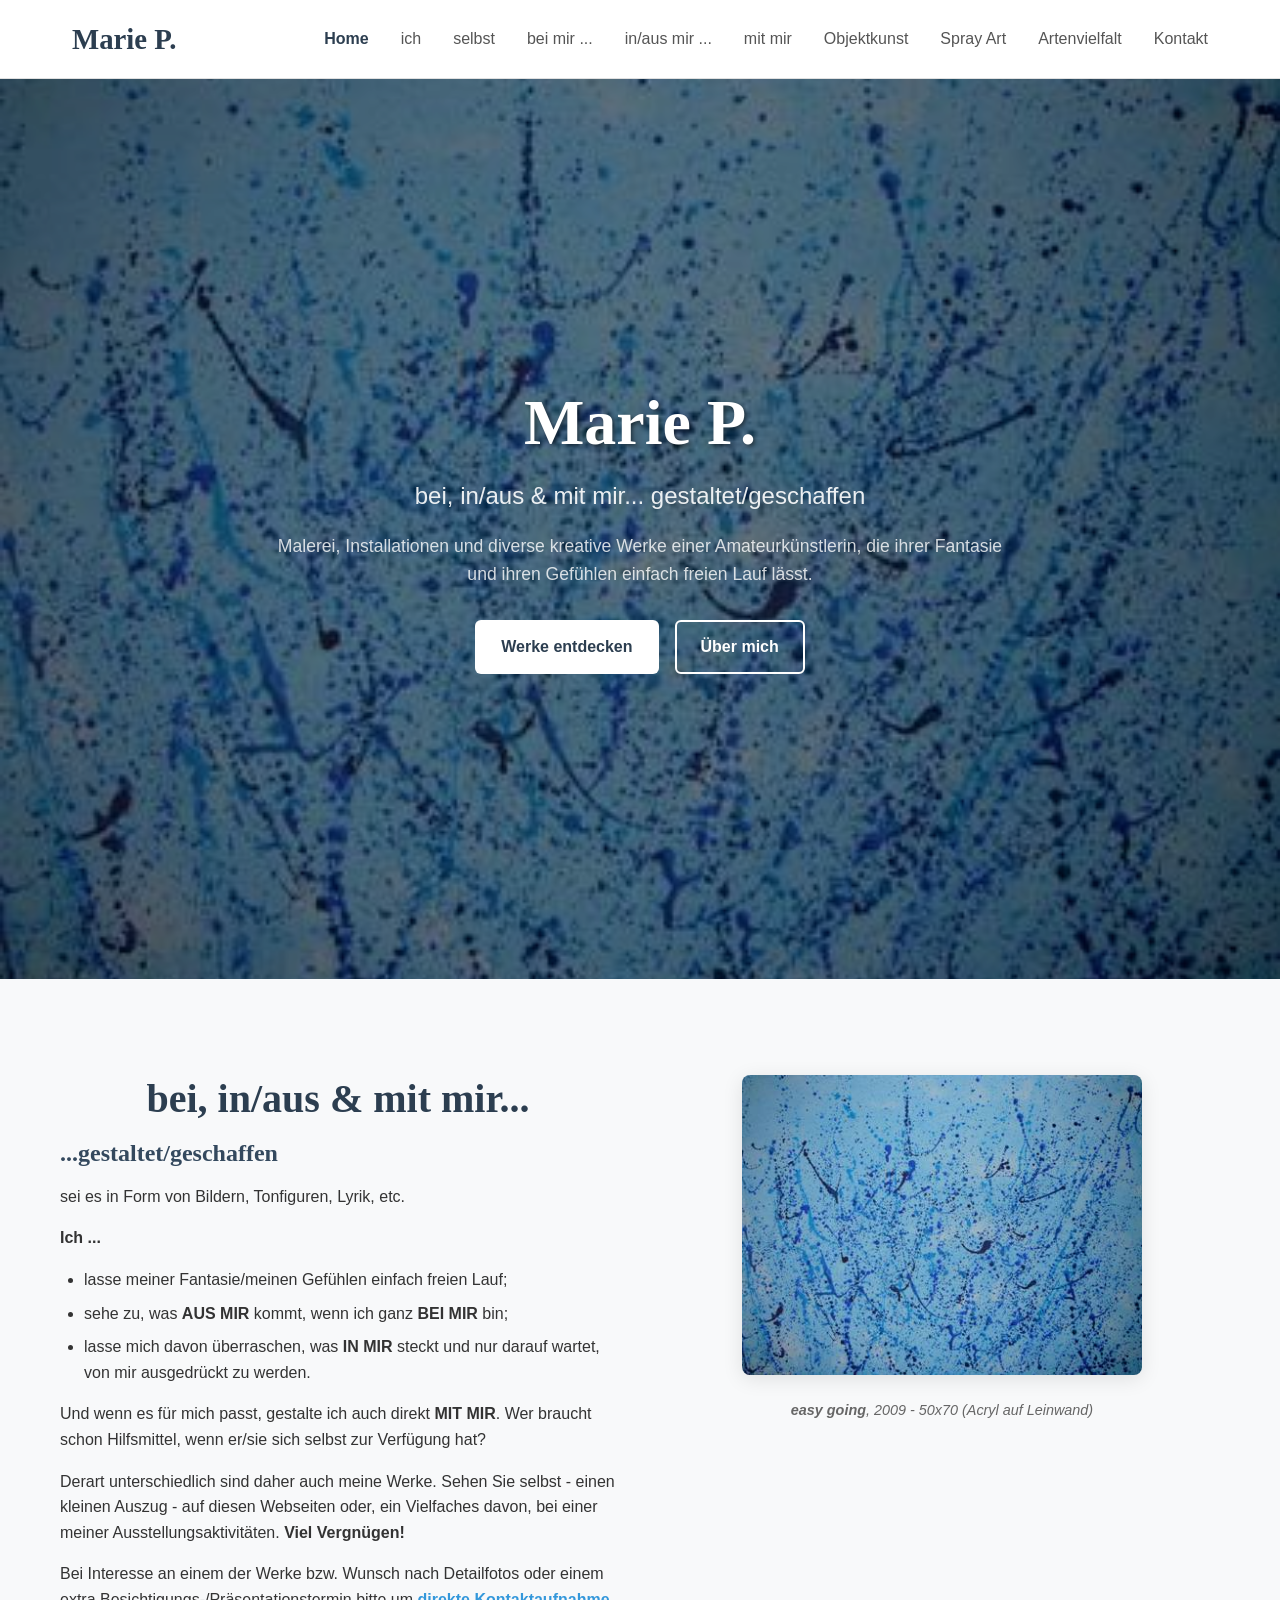
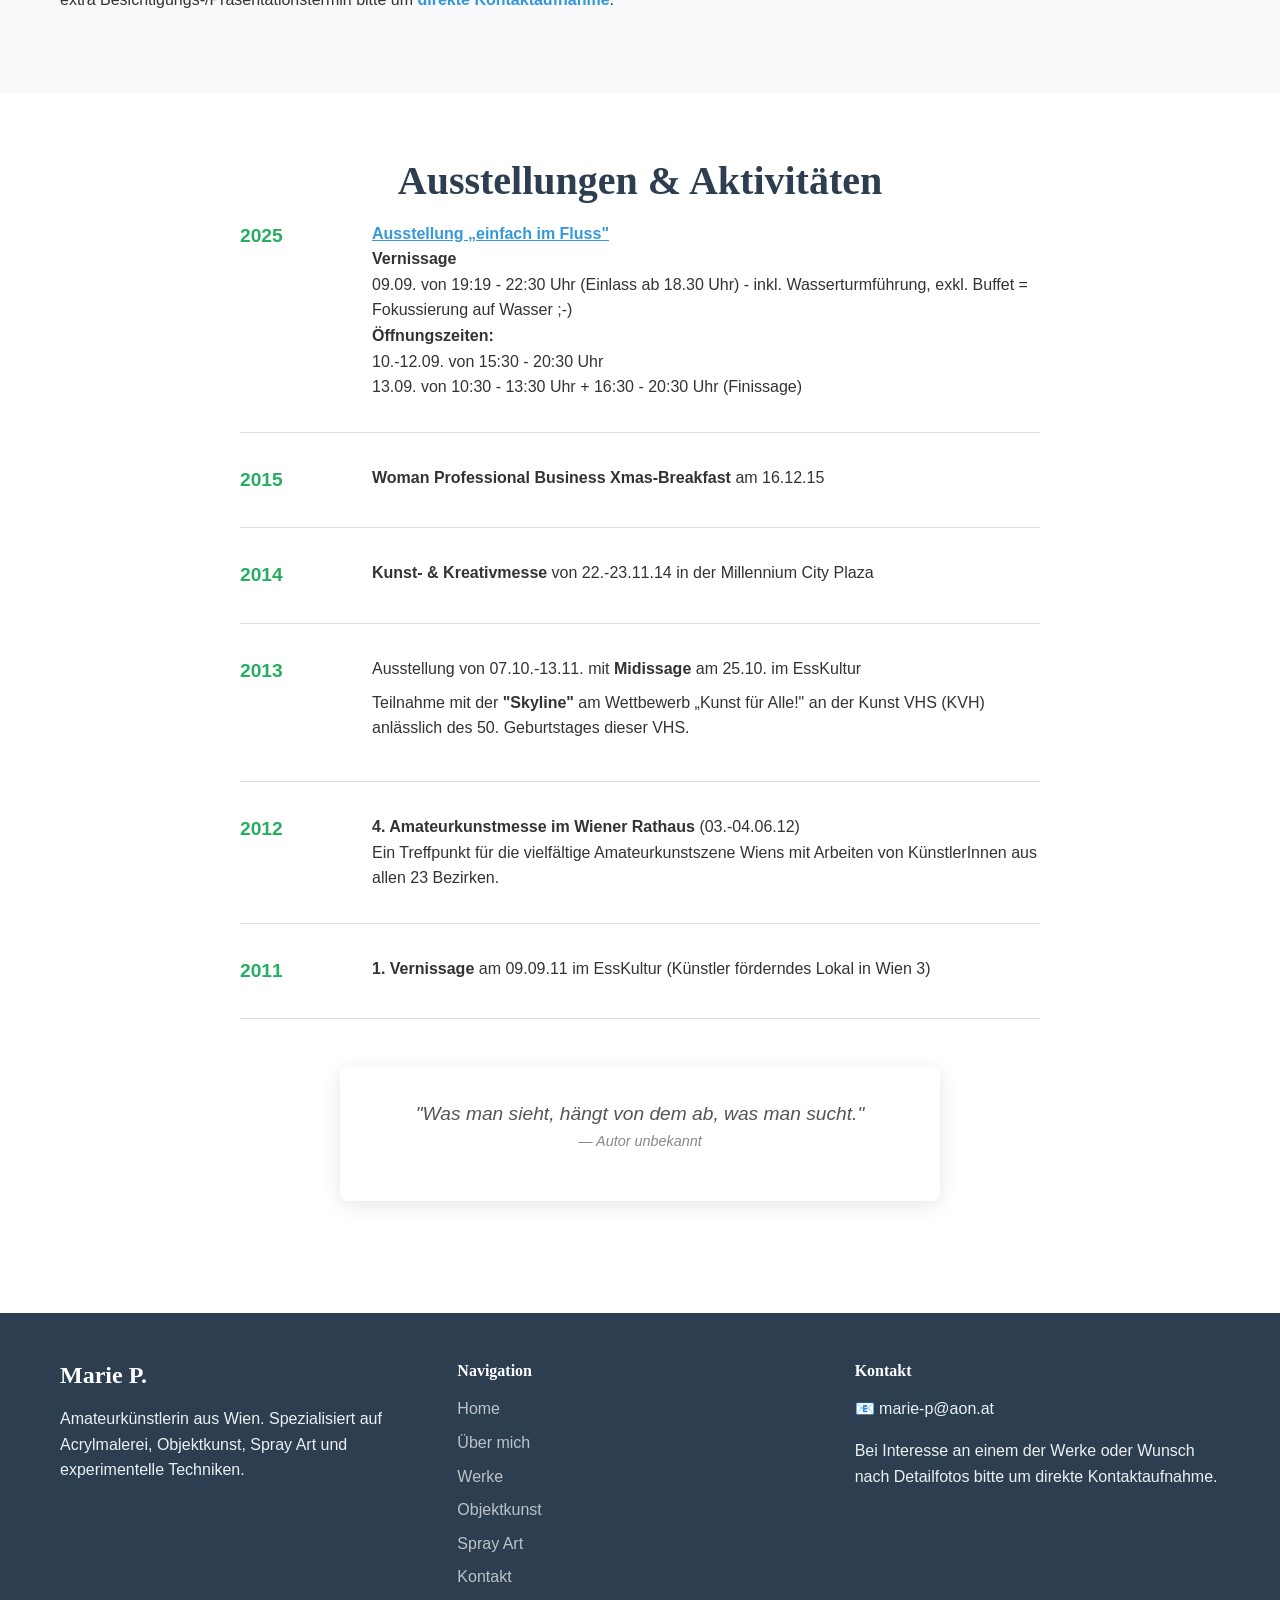
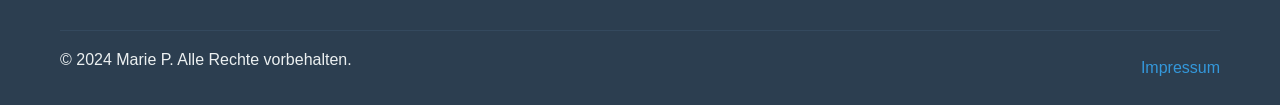
<file: index.html>
<!DOCTYPE html>
<html lang="de">
<head>
  <meta charset="UTF-8">
  <meta name="viewport" content="width=device-width, initial-scale=1.0">
  <title>Marie P. - Künstlerin & Malerin</title>
  <meta name="description" content="Portfolio der Amateurkünstlerin Marie P. - Malerei, Installationen und kreative Werke">
  <meta name="keywords" content="Marie P., Malerei, Kunst, Bilder, Installationen, Acryl, Künstlerin">
  <link rel="stylesheet" href="styles.css">
</head>
<body>
  <header class="header">
      <nav class="nav">
          <div class="nav-brand">
              <a href="index.html">Marie P.</a>
          </div>
          <button class="nav-toggle" onclick="toggleMenu()">☰</button>
          <ul class="nav-menu" id="navMenu">
              <li><a href="index.html" class="active">Home</a></li>
              <li><a href="ich.html">ich</a></li>
              <li><a href="selbst.html">selbst</a></li>
              <li><a href="bei-mir.html">bei mir ...</a></li>
              <li><a href="in-aus-mir.html">in/aus mir ...</a></li>
              <li><a href="mit-mir.html">mit mir</a></li>
              <li><a href="objektkunst.html">Objektkunst</a></li>
              <li><a href="spray-art.html">Spray Art</a></li>
              <li><a href="artenvielfalt.html">Artenvielfalt</a></li>
              <li><a href="kontakt.html">Kontakt</a></li>
          </ul>
      </nav>
  </header>

  <main>
      <!-- Hero Section -->
      <section class="hero">
          <div class="hero-image">
              <img src="mpichl29/Bild_Einstiegsseite-NEU.jpg" alt="Marie P. Artwork">
              <div class="hero-overlay"></div>
          </div>
          <div class="hero-content">
              <h1>Marie P.</h1>
              <p class="hero-subtitle">bei, in/aus & mit mir... gestaltet/geschaffen</p>
              <p class="hero-description">
                  Malerei, Installationen und diverse kreative Werke einer Amateurkünstlerin, die ihrer Fantasie und ihren Gefühlen einfach freien Lauf lässt.
              </p>
              <div class="hero-buttons">
                  <a href="bei-mir.html" class="btn btn-primary">Werke entdecken</a>
                  <a href="ich.html" class="btn btn-secondary">Über mich</a>
              </div>
          </div>
      </section>

      <!-- About Section -->
      <section class="section about-section">
          <div class="container">
              <div class="about-grid">
                  <div class="about-text">
                      <h2>bei, in/aus & mit mir...</h2>
                      <h3>...gestaltet/geschaffen</h3>
                      <p>sei es in Form von Bildern, Tonfiguren, Lyrik, etc.</p>
                      
                      <div class="about-points">
                          <p><strong>Ich ...</strong></p>
                          <ul>
                              <li>lasse meiner Fantasie/meinen Gefühlen einfach freien Lauf;</li>
                              <li>sehe zu, was <strong>AUS MIR</strong> kommt, wenn ich ganz <strong>BEI MIR</strong> bin;</li>
                              <li>lasse mich davon überraschen, was <strong>IN MIR</strong> steckt und nur darauf wartet, von mir ausgedrückt zu werden.</li>
                          </ul>
                      </div>

                      <p>Und wenn es für mich passt, gestalte ich auch direkt <strong>MIT MIR</strong>. Wer braucht schon Hilfsmittel, wenn er/sie sich selbst zur Verfügung hat?</p>
                      
                      <p>Derart unterschiedlich sind daher auch meine Werke. Sehen Sie selbst - einen kleinen Auszug - auf diesen Webseiten oder, ein Vielfaches davon, bei einer meiner Ausstellungsaktivitäten. <strong>Viel Vergnügen!</strong></p>
                      
                      <p>Bei Interesse an einem der Werke bzw. Wunsch nach Detailfotos oder einem extra Besichtigungs-/Präsentationstermin bitte um <strong><a href="mailto:marie-p@aon.at">direkte Kontaktaufnahme</a></strong>.</p>
                  </div>
                  <div class="about-image">
                      <img src="mpichl29/Bild_Einstiegsseite-NEU.jpg" alt="easy going, 2009">
                      <p class="image-caption">
                          <strong>easy going</strong>, 2009 - 50x70 (Acryl auf Leinwand)
                      </p>
                  </div>
              </div>
          </div>
      </section>

      <!-- Exhibitions -->
      <section class="section exhibitions">
          <div class="container">
              <h2>Ausstellungen & Aktivitäten</h2>
              
              <div class="timeline">
                  <div class="timeline-item">
                      <div class="timeline-year">2025</div>
                      <div class="timeline-content">
                          <strong><a href="https://www.wien.gv.at/wienwasser/bildung/wasserturm/ausstellung.html" target="_blank" style="color: #3498db; text-decoration: underline;">Ausstellung „einfach im Fluss"</a></strong><br>
                          <strong>Vernissage</strong><br>
                          09.09. von 19:19 - 22:30 Uhr (Einlass ab 18.30 Uhr) - inkl. Wasserturmführung, exkl. Buffet = Fokussierung auf Wasser ;-)<br>
                          <strong>Öffnungszeiten:</strong><br>
                          10.-12.09. von 15:30 - 20:30 Uhr<br>
                          13.09. von 10:30 - 13:30 Uhr + 16:30 - 20:30 Uhr (Finissage)
                      </div>
                  </div>
                  
                  <div class="timeline-item">
                      <div class="timeline-year">2015</div>
                      <div class="timeline-content">
                          <strong>Woman Professional Business Xmas-Breakfast</strong> am 16.12.15
                      </div>
                  </div>
                  
                  <div class="timeline-item">
                      <div class="timeline-year">2014</div>
                      <div class="timeline-content">
                          <strong>Kunst- & Kreativmesse</strong> von 22.-23.11.14 in der Millennium City Plaza
                      </div>
                  </div>
                  
                  <div class="timeline-item">
                      <div class="timeline-year">2013</div>
                      <div class="timeline-content">
                          <p>Ausstellung von 07.10.-13.11. mit <strong>Midissage</strong> am 25.10. im EssKultur</p>
                          <p>Teilnahme mit der <strong>"Skyline"</strong> am Wettbewerb „Kunst für Alle!" an der Kunst VHS (KVH) anlässlich des 50. Geburtstages dieser VHS.</p>
                      </div>
                  </div>
                  
                  <div class="timeline-item">
                      <div class="timeline-year">2012</div>
                      <div class="timeline-content">
                          <strong>4. Amateurkunstmesse im Wiener Rathaus</strong> (03.-04.06.12)<br>
                          Ein Treffpunkt für die vielfältige Amateurkunstszene Wiens mit Arbeiten von KünstlerInnen aus allen 23 Bezirken.
                      </div>
                  </div>
                  
                  <div class="timeline-item">
                      <div class="timeline-year">2011</div>
                      <div class="timeline-content">
                          <strong>1. Vernissage</strong> am 09.09.11 im EssKultur (Künstler förderndes Lokal in Wien 3)
                      </div>
                  </div>
              </div>
              
              <div class="quote-box">
                  <blockquote>
                      "Was man sieht, hängt von dem ab, was man sucht."
                      <footer>— Autor unbekannt</footer>
                  </blockquote>
              </div>
          </div>
      </section>
  </main>

  <footer class="footer">
      <div class="container">
          <div class="footer-grid">
              <div class="footer-section">
                  <h3>Marie P.</h3>
                  <p>Amateurkünstlerin aus Wien. Spezialisiert auf Acrylmalerei, Objektkunst, Spray Art und experimentelle Techniken.</p>
              </div>
              
              <div class="footer-section">
                  <h4>Navigation</h4>
                  <ul>
                      <li><a href="index.html">Home</a></li>
                      <li><a href="ich.html">Über mich</a></li>
                      <li><a href="bei-mir.html">Werke</a></li>
                      <li><a href="objektkunst.html">Objektkunst</a></li>
                      <li><a href="spray-art.html">Spray Art</a></li>
                      <li><a href="kontakt.html">Kontakt</a></li>
                  </ul>
              </div>
              
              <div class="footer-section">
                  <h4>Kontakt</h4>
                  <p>📧 marie-p@aon.at</p>
                  <p>Bei Interesse an einem der Werke oder Wunsch nach Detailfotos bitte um direkte Kontaktaufnahme.</p>
              </div>
          </div>
          
          <div class="footer-bottom">
              <p>&copy; 2024 Marie P. Alle Rechte vorbehalten.</p>
              <a href="impressum.html">Impressum</a>
          </div>
      </div>
  </footer>

  <script>
function toggleMenu() {
  const navMenu = document.getElementById('navMenu');
  if (navMenu) {
      navMenu.classList.toggle('active');
  }
}

// Close mobile menu when clicking on a link
document.addEventListener('DOMContentLoaded', function() {
  const navLinks = document.querySelectorAll('.nav-menu a');
  navLinks.forEach(function(link) {
      link.addEventListener('click', function() {
          const navMenu = document.getElementById('navMenu');
          if (navMenu && navMenu.classList.contains('active')) {
              navMenu.classList.remove('active');
          }
      });
  });
});
</script>
</body>
</html>
</file>
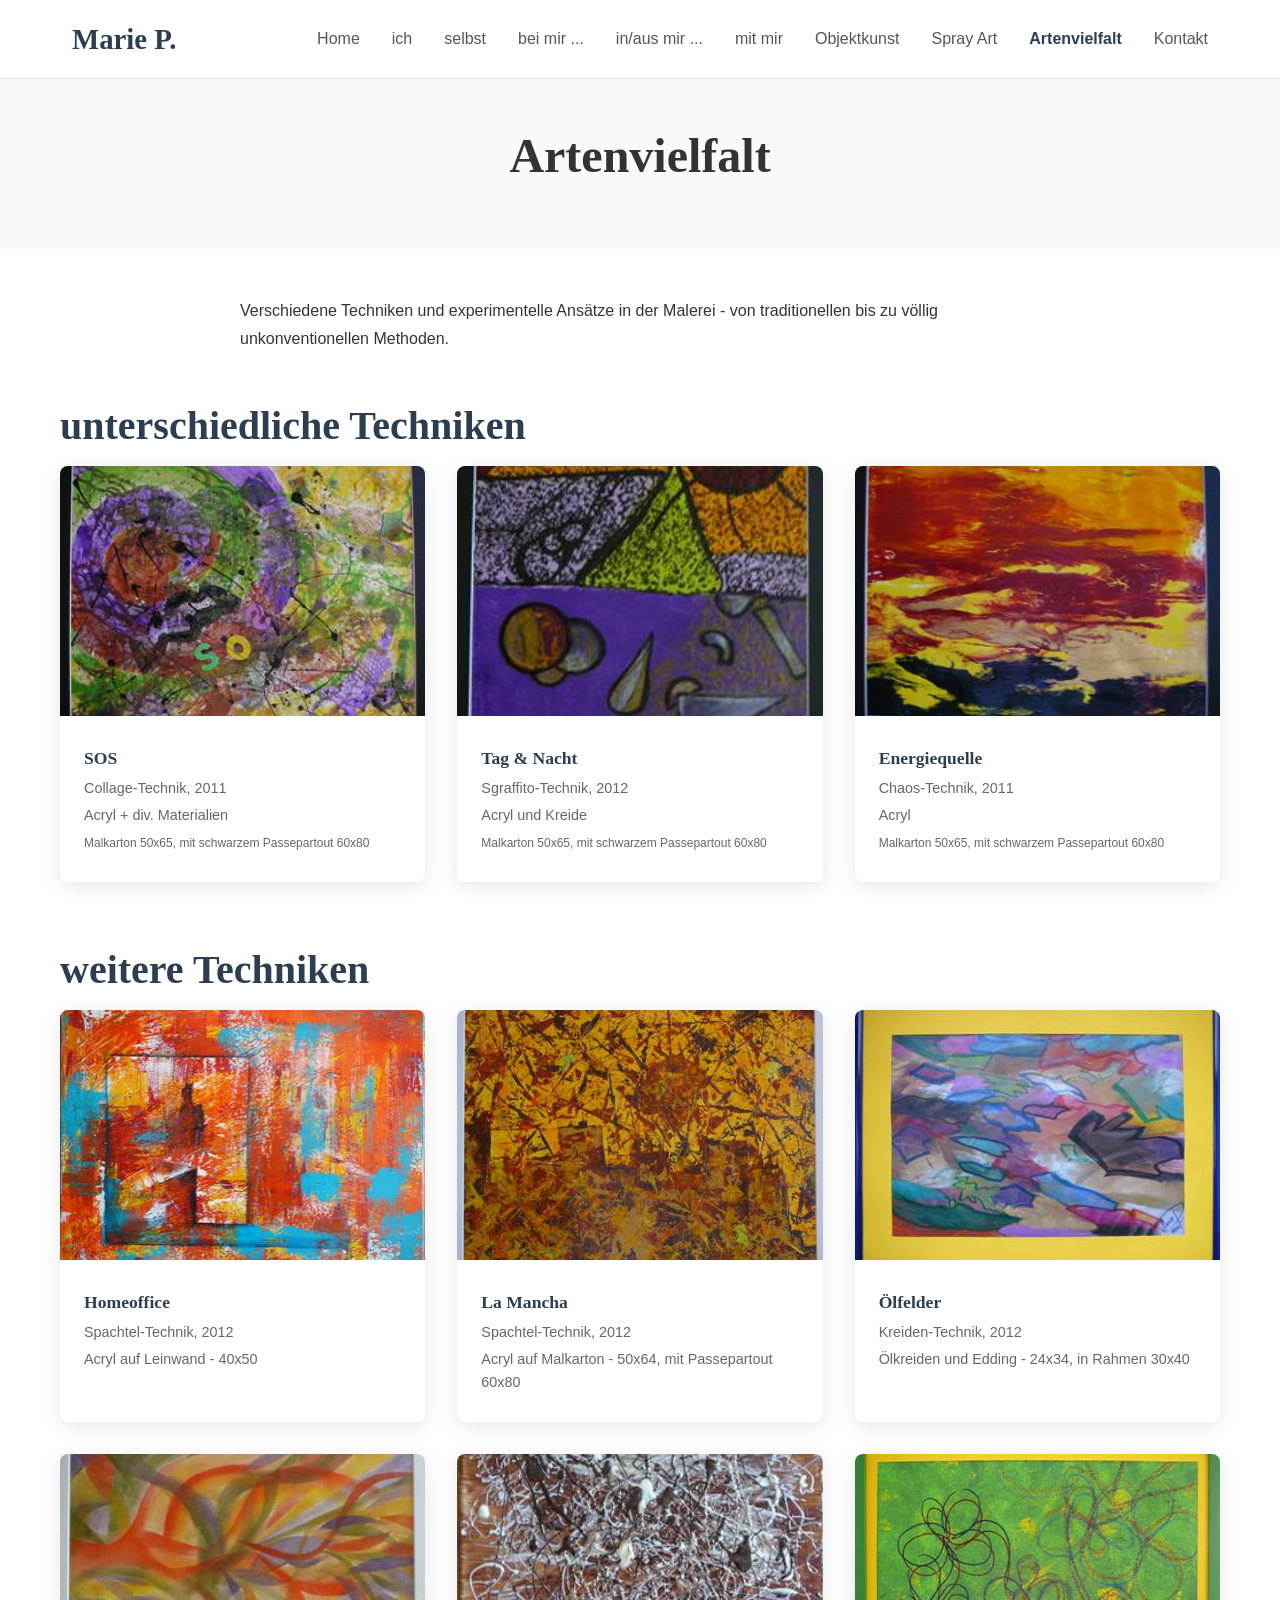
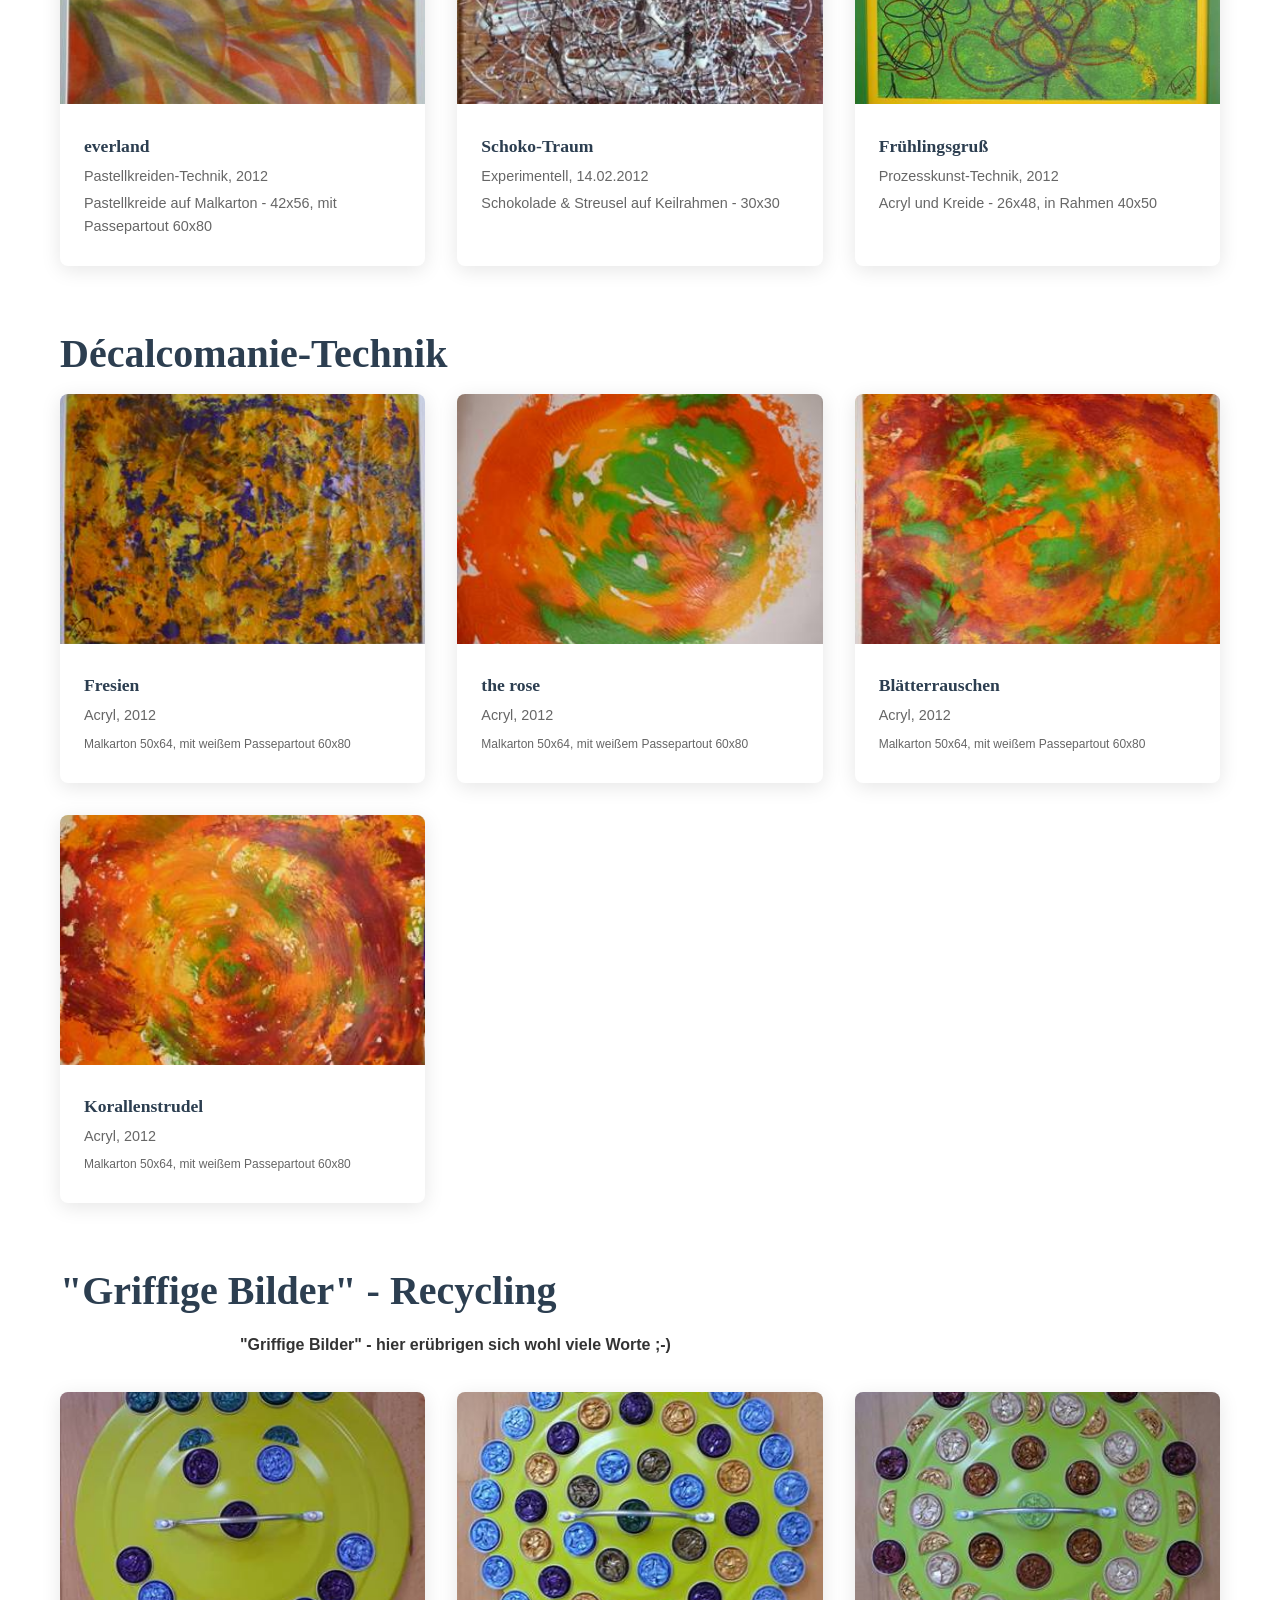
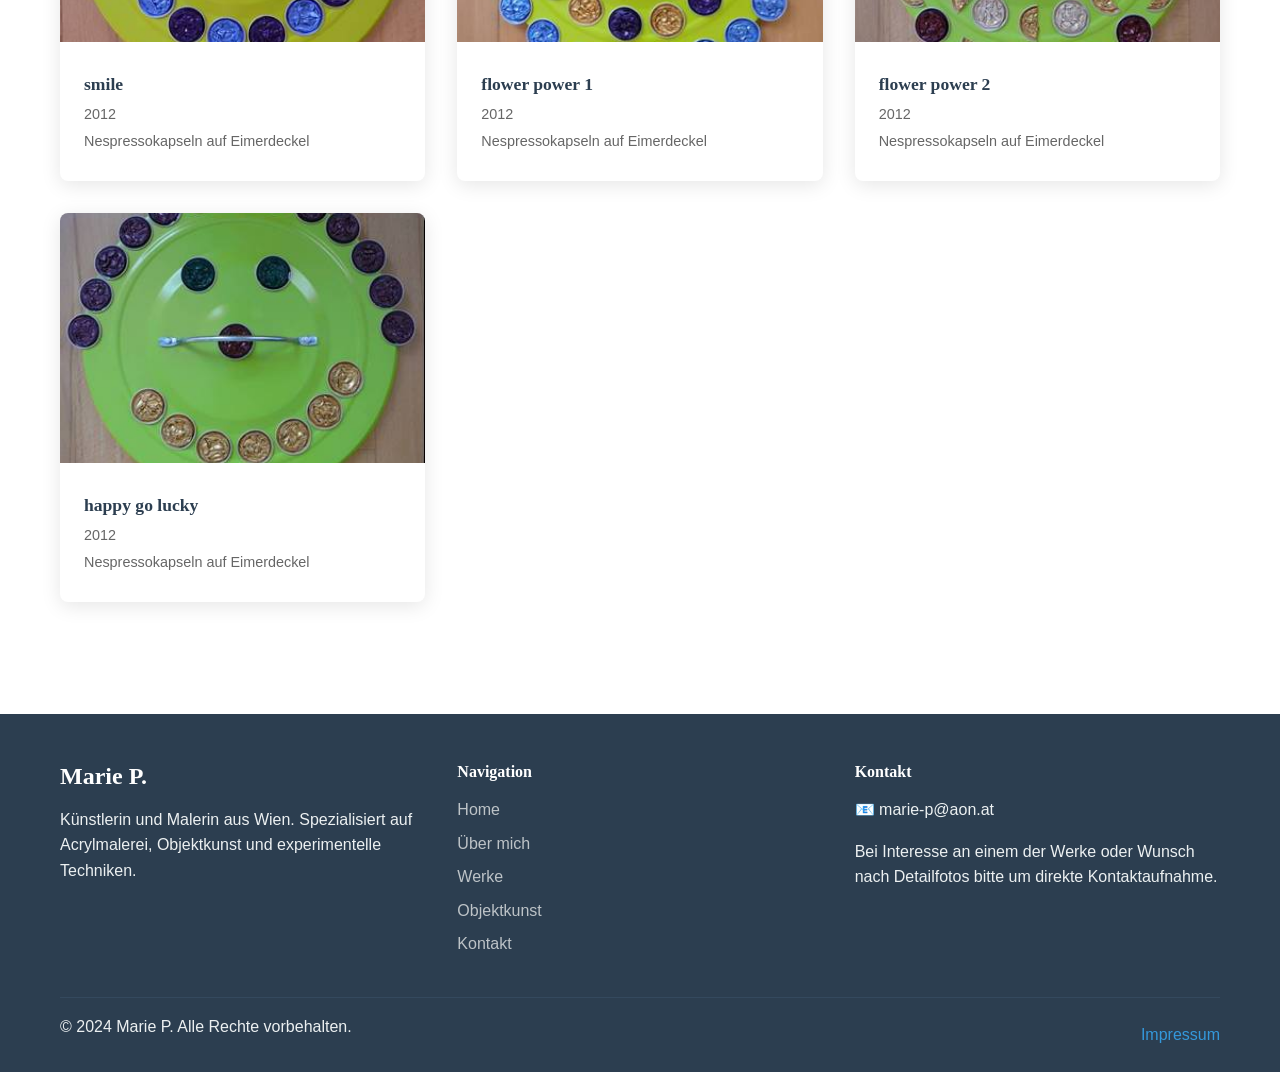
<file: artenvielfalt.html>
<!DOCTYPE html>
<html lang="de">
<head>
   <meta charset="UTF-8">
   <meta name="viewport" content="width=device-width, initial-scale=1.0">
   <title>Artenvielfalt | Marie P.</title>
   <meta name="description" content="Verschiedene Maltechniken und experimentelle Ansätze von Marie P.">
   <link rel="stylesheet" href="styles.css">
</head>
<body>
   <header class="header">
       <nav class="nav">
           <div class="nav-brand">
               <a href="index.html">Marie P.</a>
           </div>
           <button class="nav-toggle" onclick="toggleMenu()">☰</button>
           <ul class="nav-menu" id="navMenu">
               <li><a href="index.html">Home</a></li>
               <li><a href="ich.html">ich</a></li>
               <li><a href="selbst.html">selbst</a></li>
               <li><a href="bei-mir.html">bei mir ...</a></li>
               <li><a href="in-aus-mir.html">in/aus mir ...</a></li>
               <li><a href="mit-mir.html">mit mir</a></li>
               <li><a href="objektkunst.html">Objektkunst</a></li>
               <li><a href="spray-art.html">Spray Art</a></li>
               <li><a href="artenvielfalt.html" class="active">Artenvielfalt</a></li>
               <li><a href="kontakt.html">Kontakt</a></li>
           </ul>
       </nav>
   </header>

   <main>
       <div class="page-header">
           <div class="container">
               <h1>Artenvielfalt</h1>
           </div>
       </div>

       <section class="page-content">
           <div class="container">
               <div class="prose" style="margin-bottom: 3rem;">
                   <p>Verschiedene Techniken und experimentelle Ansätze in der Malerei - von traditionellen bis zu völlig unkonventionellen Methoden.</p>
               </div>

               <!-- Techniques 1 -->
               <div style="margin-bottom: 4rem;">
                   <h2>unterschiedliche Techniken</h2>
                   <div class="artwork-grid">
                       <div class="artwork-card">
                           <a href="mpichl29/ART-SOS.jpg" target="_blank">
                               <img src="mpichl29/ART-SOS.jpg" alt="SOS">
                           </a>
                           <div class="artwork-info">
                               <h3>SOS</h3>
                               <p>Collage-Technik, 2011</p>
                               <p>Acryl + div. Materialien</p>
                               <p><small>Malkarton 50x65, mit schwarzem Passepartout 60x80</small></p>
                           </div>
                       </div>
                       
                       <div class="artwork-card">
                           <a href="mpichl29/ART-Tag-u-Nacht.jpg" target="_blank">
                               <img src="mpichl29/ART-Tag-u-Nacht.jpg" alt="Tag & Nacht">
                           </a>
                           <div class="artwork-info">
                               <h3>Tag & Nacht</h3>
                               <p>Sgraffito-Technik, 2012</p>
                               <p>Acryl und Kreide</p>
                               <p><small>Malkarton 50x65, mit schwarzem Passepartout 60x80</small></p>
                           </div>
                       </div>
                       
                       <div class="artwork-card">
                           <a href="mpichl29/ART-Energiequelle.jpg" target="_blank">
                               <img src="mpichl29/ART-Energiequelle.jpg" alt="Energiequelle">
                           </a>
                           <div class="artwork-info">
                               <h3>Energiequelle</h3>
                               <p>Chaos-Technik, 2011</p>
                               <p>Acryl</p>
                               <p><small>Malkarton 50x65, mit schwarzem Passepartout 60x80</small></p>
                           </div>
                       </div>
                   </div>
               </div>

               <!-- Techniques 2 -->
               <div style="margin-bottom: 4rem;">
                   <h2>weitere Techniken</h2>
                   <div class="artwork-grid">
                       <div class="artwork-card">
                           <a href="mpichl29/ART-Homeoffice1.jpg" target="_blank">
                               <img src="mpichl29/ART-Homeoffice1.jpg" alt="Homeoffice">
                           </a>
                           <div class="artwork-info">
                               <h3>Homeoffice</h3>
                               <p>Spachtel-Technik, 2012</p>
                               <p>Acryl auf Leinwand - 40x50</p>
                           </div>
                       </div>
                       
                       <div class="artwork-card">
                           <a href="mpichl29/ART-La_Mancha1.jpg" target="_blank">
                               <img src="mpichl29/ART-La_Mancha1.jpg" alt="La Mancha">
                           </a>
                           <div class="artwork-info">
                               <h3>La Mancha</h3>
                               <p>Spachtel-Technik, 2012</p>
                               <p>Acryl auf Malkarton - 50x64, mit Passepartout 60x80</p>
                           </div>
                       </div>
                       
                       <div class="artwork-card">
                           <a href="mpichl29/ART-Oelfelder1.jpg" target="_blank">
                               <img src="mpichl29/ART-Oelfelder1.jpg" alt="Ölfelder">
                           </a>
                           <div class="artwork-info">
                               <h3>Ölfelder</h3>
                               <p>Kreiden-Technik, 2012</p>
                               <p>Ölkreiden und Edding - 24x34, in Rahmen 30x40</p>
                           </div>
                       </div>
                       
                       <div class="artwork-card">
                           <a href="mpichl29/ART-everland1.jpg" target="_blank">
                               <img src="mpichl29/ART-everland1.jpg" alt="everland">
                           </a>
                           <div class="artwork-info">
                               <h3>everland</h3>
                               <p>Pastellkreiden-Technik, 2012</p>
                               <p>Pastellkreide auf Malkarton - 42x56, mit Passepartout 60x80</p>
                           </div>
                       </div>
                       
                       <div class="artwork-card">
                           <a href="mpichl29/ART-Schoko-Traum.jpg" target="_blank">
                               <img src="mpichl29/ART-Schoko-Traum.jpg" alt="Schoko-Traum">
                           </a>
                           <div class="artwork-info">
                               <h3>Schoko-Traum</h3>
                               <p>Experimentell, 14.02.2012</p>
                               <p>Schokolade & Streusel auf Keilrahmen - 30x30</p>
                           </div>
                       </div>
                       
                       <div class="artwork-card">
                           <a href="mpichl29/ART-Fruehlingsgrusz2.jpg" target="_blank">
                               <img src="mpichl29/ART-Fruehlingsgrusz2.jpg" alt="Frühlingsgruß">
                           </a>
                           <div class="artwork-info">
                               <h3>Frühlingsgruß</h3>
                               <p>Prozesskunst-Technik, 2012</p>
                               <p>Acryl und Kreide - 26x48, in Rahmen 40x50</p>
                           </div>
                       </div>
                   </div>
               </div>

               <!-- Décalcomanie -->
               <div style="margin-bottom: 4rem;">
                   <h2>Décalcomanie-Technik</h2>
                   <div class="artwork-grid">
                       <div class="artwork-card">
                           <a href="mpichl29/ART-Fresien.jpg" target="_blank">
                               <img src="mpichl29/ART-Fresien.jpg" alt="Fresien">
                           </a>
                           <div class="artwork-info">
                               <h3>Fresien</h3>
                               <p>Acryl, 2012</p>
                               <p><small>Malkarton 50x64, mit weißem Passepartout 60x80</small></p>
                           </div>
                       </div>
                       
                       <div class="artwork-card">
                           <a href="mpichl29/ART-the_rose.jpg" target="_blank">
                               <img src="mpichl29/ART-the_rose.jpg" alt="the rose">
                           </a>
                           <div class="artwork-info">
                               <h3>the rose</h3>
                               <p>Acryl, 2012</p>
                               <p><small>Malkarton 50x64, mit weißem Passepartout 60x80</small></p>
                           </div>
                       </div>
                       
                       <div class="artwork-card">
                           <a href="mpichl29/ART-Blaetterrauschen.jpg" target="_blank">
                               <img src="mpichl29/ART-Blaetterrauschen.jpg" alt="Blätterrauschen">
                           </a>
                           <div class="artwork-info">
                               <h3>Blätterrauschen</h3>
                               <p>Acryl, 2012</p>
                               <p><small>Malkarton 50x64, mit weißem Passepartout 60x80</small></p>
                           </div>
                       </div>
                       
                       <div class="artwork-card">
                           <a href="mpichl29/ART-Korallenstrudel.jpg" target="_blank">
                               <img src="mpichl29/ART-Korallenstrudel.jpg" alt="Korallenstrudel">
                           </a>
                           <div class="artwork-info">
                               <h3>Korallenstrudel</h3>
                               <p>Acryl, 2012</p>
                               <p><small>Malkarton 50x64, mit weißem Passepartout 60x80</small></p>
                           </div>
                       </div>
                   </div>
               </div>

               <!-- Recycling -->
               <div style="margin-bottom: 4rem;">
                   <h2>"Griffige Bilder" - Recycling</h2>
                   <div class="prose" style="margin-bottom: 2rem;">
                       <p><strong>"Griffige Bilder" - hier erübrigen sich wohl viele Worte ;-)</strong></p>
                   </div>
                   <div class="artwork-grid">
                       <div class="artwork-card">
                           <a href="mpichl29/B-RECYCL-smile_1.jpg" target="_blank">
                               <img src="mpichl29/B-RECYCL-smile_1.jpg" alt="smile">
                           </a>
                           <div class="artwork-info">
                               <h3>smile</h3>
                               <p>2012</p>
                               <p>Nespressokapseln auf Eimerdeckel</p>
                           </div>
                       </div>
                       
                       <div class="artwork-card">
                           <a href="mpichl29/B-RECYCL-flower_power_1_neu.jpg" target="_blank">
                               <img src="mpichl29/B-RECYCL-flower_power_1_neu.jpg" alt="flower power 1">
                           </a>
                           <div class="artwork-info">
                               <h3>flower power 1</h3>
                               <p>2012</p>
                               <p>Nespressokapseln auf Eimerdeckel</p>
                           </div>
                       </div>
                       
                       <div class="artwork-card">
                           <a href="mpichl29/B-RECYCL-flower_power_2_neu.jpg" target="_blank">
                               <img src="mpichl29/B-RECYCL-flower_power_2_neu.jpg" alt="flower power 2">
                           </a>
                           <div class="artwork-info">
                               <h3>flower power 2</h3>
                               <p>2012</p>
                               <p>Nespressokapseln auf Eimerdeckel</p>
                           </div>
                       </div>
                       
                       <div class="artwork-card">
                           <a href="mpichl29/B-RECYCL-happy_go_lucky_1.jpg" target="_blank">
                               <img src="mpichl29/B-RECYCL-happy_go_lucky_1.jpg" alt="happy go lucky">
                           </a>
                           <div class="artwork-info">
                               <h3>happy go lucky</h3>
                               <p>2012</p>
                               <p>Nespressokapseln auf Eimerdeckel</p>
                           </div>
                       </div>
                   </div>
               </div>
           </div>
       </section>
   </main>

   <footer class="footer">
       <div class="container">
           <div class="footer-grid">
               <div class="footer-section">
                   <h3>Marie P.</h3>
                   <p>Künstlerin und Malerin aus Wien. Spezialisiert auf Acrylmalerei, Objektkunst und experimentelle Techniken.</p>
               </div>
               
               <div class="footer-section">
                   <h4>Navigation</h4>
                   <ul>
                       <li><a href="index.html">Home</a></li>
                       <li><a href="ich.html">Über mich</a></li>
                       <li><a href="bei-mir.html">Werke</a></li>
                       <li><a href="objektkunst.html">Objektkunst</a></li>
                       <li><a href="kontakt.html">Kontakt</a></li>
                   </ul>
               </div>
               
               <div class="footer-section">
                   <h4>Kontakt</h4>
                   <p>📧 marie-p@aon.at</p>
                   <p>Bei Interesse an einem der Werke oder Wunsch nach Detailfotos bitte um direkte Kontaktaufnahme.</p>
               </div>
           </div>
           
           <div class="footer-bottom">
               <p>&copy; 2024 Marie P. Alle Rechte vorbehalten.</p>
               <a href="impressum.html">Impressum</a>
           </div>
       </div>
   </footer>

   <script>
       function toggleMenu() {
           const navMenu = document.getElementById('navMenu');
           if (navMenu) {
               navMenu.classList.toggle('active');
           }
       }

       // Close mobile menu when clicking on a link
       document.addEventListener('DOMContentLoaded', function() {
           const navLinks = document.querySelectorAll('.nav-menu a');
           navLinks.forEach(function(link) {
               link.addEventListener('click', function() {
                   const navMenu = document.getElementById('navMenu');
                   if (navMenu && navMenu.classList.contains('active')) {
                       navMenu.classList.remove('active');
                   }
               });
           });
       });
   </script>
</body>
</html>
</file>
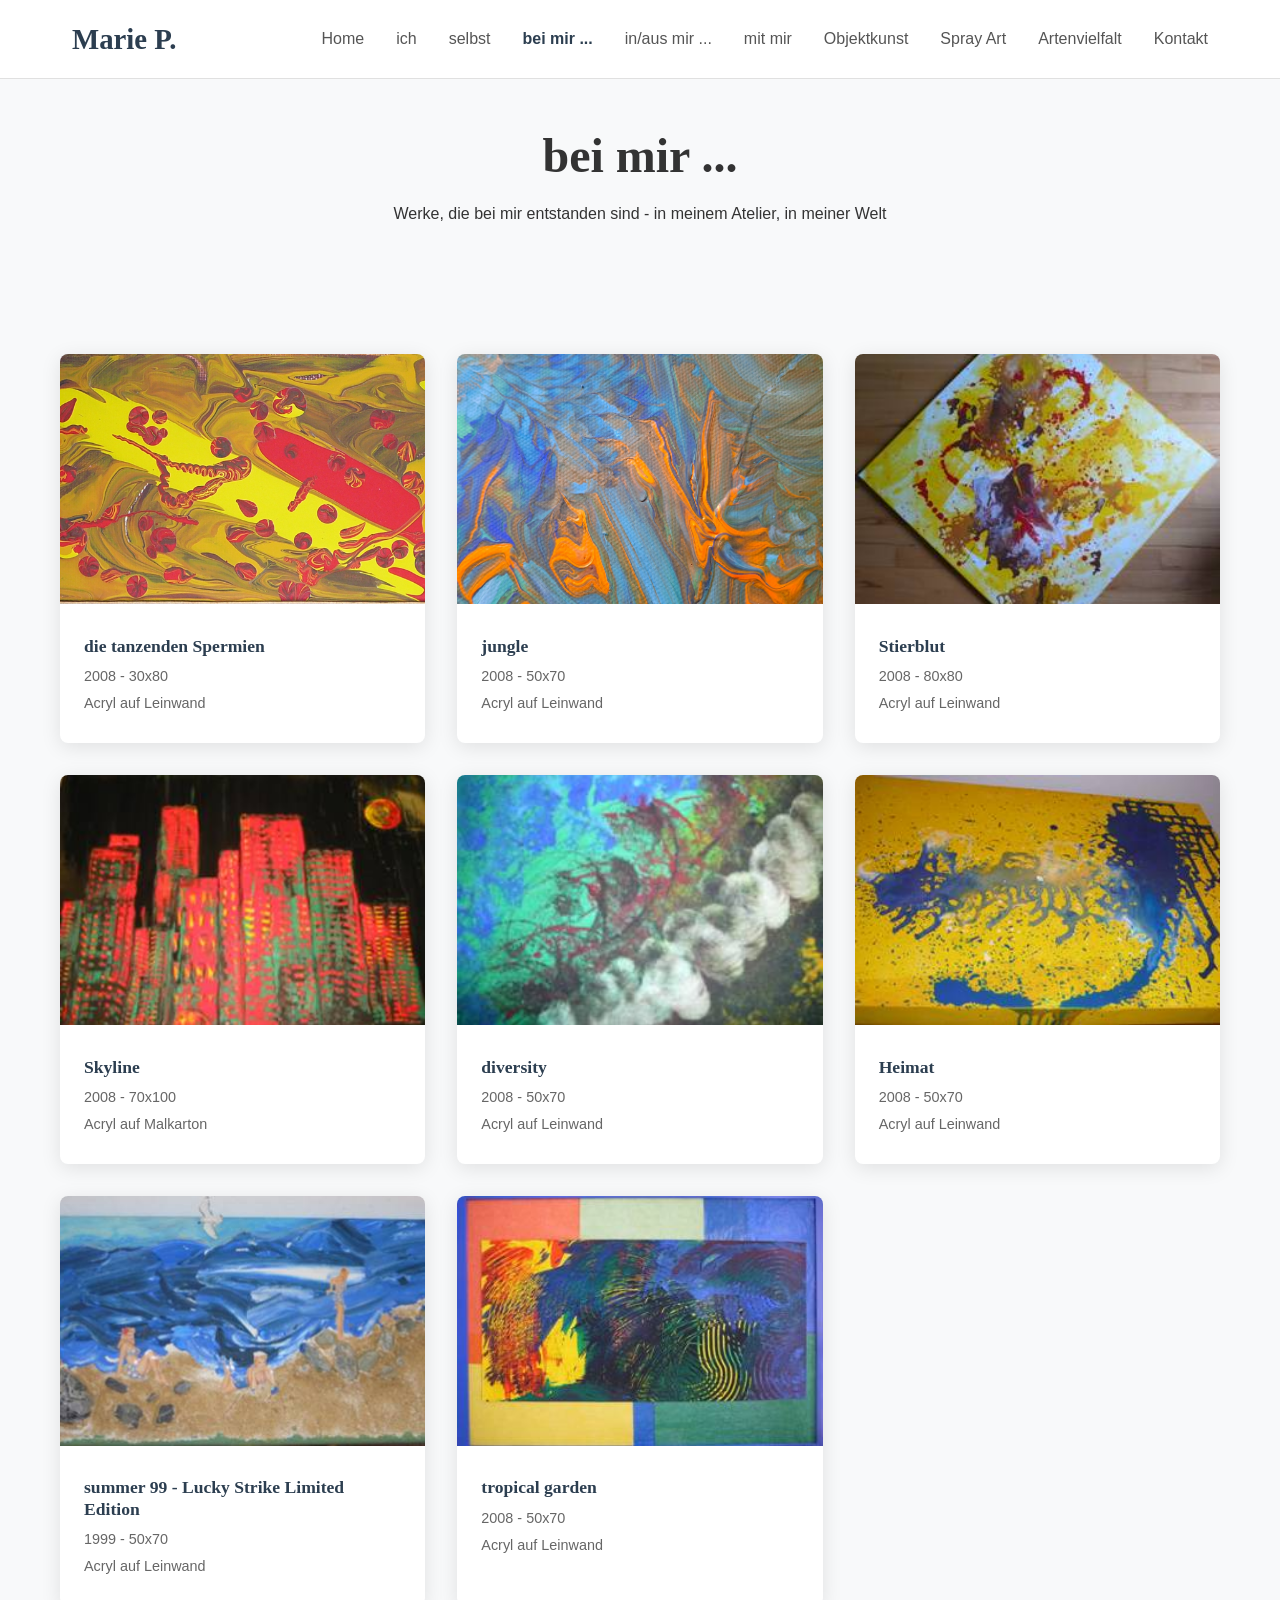
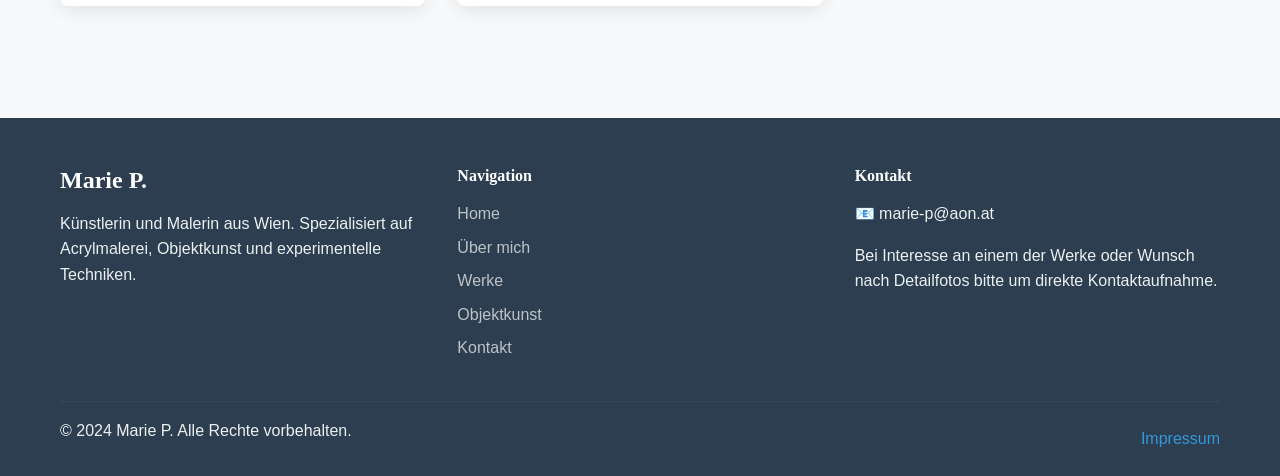
<file: bei-mir.html>
<!DOCTYPE html>
<html lang="de">
<head>
   <meta charset="UTF-8">
   <meta name="viewport" content="width=device-width, initial-scale=1.0">
   <title>bei mir ... - Marie P.</title>
   <meta name="description" content="Werke von Marie P. - bei mir entstanden">
   <link rel="stylesheet" href="styles.css">
</head>
<body>
   <header class="header">
       <nav class="nav">
           <div class="nav-brand">
               <a href="index.html">Marie P.</a>
           </div>
           <button class="nav-toggle" onclick="toggleMenu()">☰</button>
           <ul class="nav-menu" id="navMenu">
               <li><a href="index.html">Home</a></li>
               <li><a href="ich.html">ich</a></li>
               <li><a href="selbst.html">selbst</a></li>
               <li><a href="bei-mir.html" class="active">bei mir ...</a></li>
               <li><a href="in-aus-mir.html">in/aus mir ...</a></li>
               <li><a href="mit-mir.html">mit mir</a></li>
               <li><a href="objektkunst.html">Objektkunst</a></li>
               <li><a href="spray-art.html">Spray Art</a></li>
               <li><a href="artenvielfalt.html">Artenvielfalt</a></li>
               <li><a href="kontakt.html">Kontakt</a></li>
           </ul>
       </nav>
   </header>

   <main>
       <section class="page-header">
           <div class="container">
               <h1>bei mir ...</h1>
               <p>Werke, die bei mir entstanden sind - in meinem Atelier, in meiner Welt</p>
           </div>
       </section>

       <section class="section">
           <div class="container">
               <div class="artwork-grid">
                   <div class="artwork-card">
                       <a href="mpichl29/B-BEI-Die_tanzenden_Spermien-NEW.jpg" target="_blank">
                           <img src="mpichl29/B-BEI-Die_tanzenden_Spermien-NEW.jpg" alt="die tanzenden Spermien">
                       </a>
                       <div class="artwork-info">
                           <h3>die tanzenden Spermien</h3>
                           <p>2008 - 30x80</p>
                           <p>Acryl auf Leinwand</p>
                       </div>
                   </div>

                   <div class="artwork-card">
                       <a href="mpichl29/B-BEI-jungle-NEW.jpg" target="_blank">
                           <img src="mpichl29/B-BEI-jungle-NEW.jpg" alt="jungle">
                       </a>
                       <div class="artwork-info">
                           <h3>jungle</h3>
                           <p>2008 - 50x70</p>
                           <p>Acryl auf Leinwand</p>
                       </div>
                   </div>

                   <div class="artwork-card">
                       <a href="mpichl29/B-BEI-Stierblut-NEU.jpg" target="_blank">
                           <img src="mpichl29/B-BEI-Stierblut-NEU.jpg" alt="Stierblut">
                       </a>
                       <div class="artwork-info">
                           <h3>Stierblut</h3>
                           <p>2008 - 80x80</p>
                           <p>Acryl auf Leinwand</p>
                       </div>
                   </div>

                   <div class="artwork-card">
                       <a href="mpichl29/B-BEI-skyline.jpg" target="_blank">
                           <img src="mpichl29/B-BEI-skyline.jpg" alt="Skyline">
                       </a>
                       <div class="artwork-info">
                           <h3>Skyline</h3>
                           <p>2008 - 70x100</p>
                           <p>Acryl auf Malkarton</p>
                       </div>
                   </div>

                   <div class="artwork-card">
                       <a href="mpichl29/B-BEI-diversity.jpg" target="_blank">
                           <img src="mpichl29/B-BEI-diversity.jpg" alt="diversity">
                       </a>
                       <div class="artwork-info">
                           <h3>diversity</h3>
                           <p>2008 - 50x70</p>
                           <p>Acryl auf Leinwand</p>
                       </div>
                   </div>

                   <div class="artwork-card">
                       <a href="mpichl29/B-BEI-Heimat-NEU3.jpg" target="_blank">
                           <img src="mpichl29/B-BEI-Heimat-NEU3.jpg" alt="Heimat">
                       </a>
                       <div class="artwork-info">
                           <h3>Heimat</h3>
                           <p>2008 - 50x70</p>
                           <p>Acryl auf Leinwand</p>
                       </div>
                   </div>

                   <div class="artwork-card">
                       <a href="mpichl29/B-BEI-summer_99_-_Lucky_Strike_Limited_Edition.jpg" target="_blank">
                           <img src="mpichl29/B-BEI-summer_99_-_Lucky_Strike_Limited_Edition.jpg" alt="summer 99 - Lucky Strike Limited Edition">
                       </a>
                       <div class="artwork-info">
                           <h3>summer 99 - Lucky Strike Limited Edition</h3>
                           <p>1999 - 50x70</p>
                           <p>Acryl auf Leinwand</p>
                       </div>
                   </div>

                   <div class="artwork-card">
                       <a href="mpichl29/B-BEI-tropical_garden_NEU.jpg" target="_blank">
                           <img src="mpichl29/B-BEI-tropical_garden_NEU.jpg" alt="tropical garden">
                       </a>
                       <div class="artwork-info">
                           <h3>tropical garden</h3>
                           <p>2008 - 50x70</p>
                           <p>Acryl auf Leinwand</p>
                       </div>
                   </div>
               </div>
           </div>
       </section>
   </main>

   <footer class="footer">
       <div class="container">
           <div class="footer-grid">
               <div class="footer-section">
                   <h3>Marie P.</h3>
                   <p>Künstlerin und Malerin aus Wien. Spezialisiert auf Acrylmalerei, Objektkunst und experimentelle Techniken.</p>
               </div>
               
               <div class="footer-section">
                   <h4>Navigation</h4>
                   <ul>
                       <li><a href="index.html">Home</a></li>
                       <li><a href="ich.html">Über mich</a></li>
                       <li><a href="bei-mir.html">Werke</a></li>
                       <li><a href="objektkunst.html">Objektkunst</a></li>
                       <li><a href="kontakt.html">Kontakt</a></li>
                   </ul>
               </div>
               
               <div class="footer-section">
                   <h4>Kontakt</h4>
                   <p>📧 marie-p@aon.at</p>
                   <p>Bei Interesse an einem der Werke oder Wunsch nach Detailfotos bitte um direkte Kontaktaufnahme.</p>
               </div>
           </div>
           
           <div class="footer-bottom">
               <p>&copy; 2024 Marie P. Alle Rechte vorbehalten.</p>
               <a href="impressum.html">Impressum</a>
           </div>
       </div>
   </footer>

   <script>
function toggleMenu() {
   const navMenu = document.getElementById('navMenu');
   if (navMenu) {
       navMenu.classList.toggle('active');
   }
}

// Close mobile menu when clicking on a link
document.addEventListener('DOMContentLoaded', function() {
   const navLinks = document.querySelectorAll('.nav-menu a');
   navLinks.forEach(function(link) {
       link.addEventListener('click', function() {
           const navMenu = document.getElementById('navMenu');
           if (navMenu && navMenu.classList.contains('active')) {
               navMenu.classList.remove('active');
           }
       });
   });
});
</script>
</body>
</html>
</file>
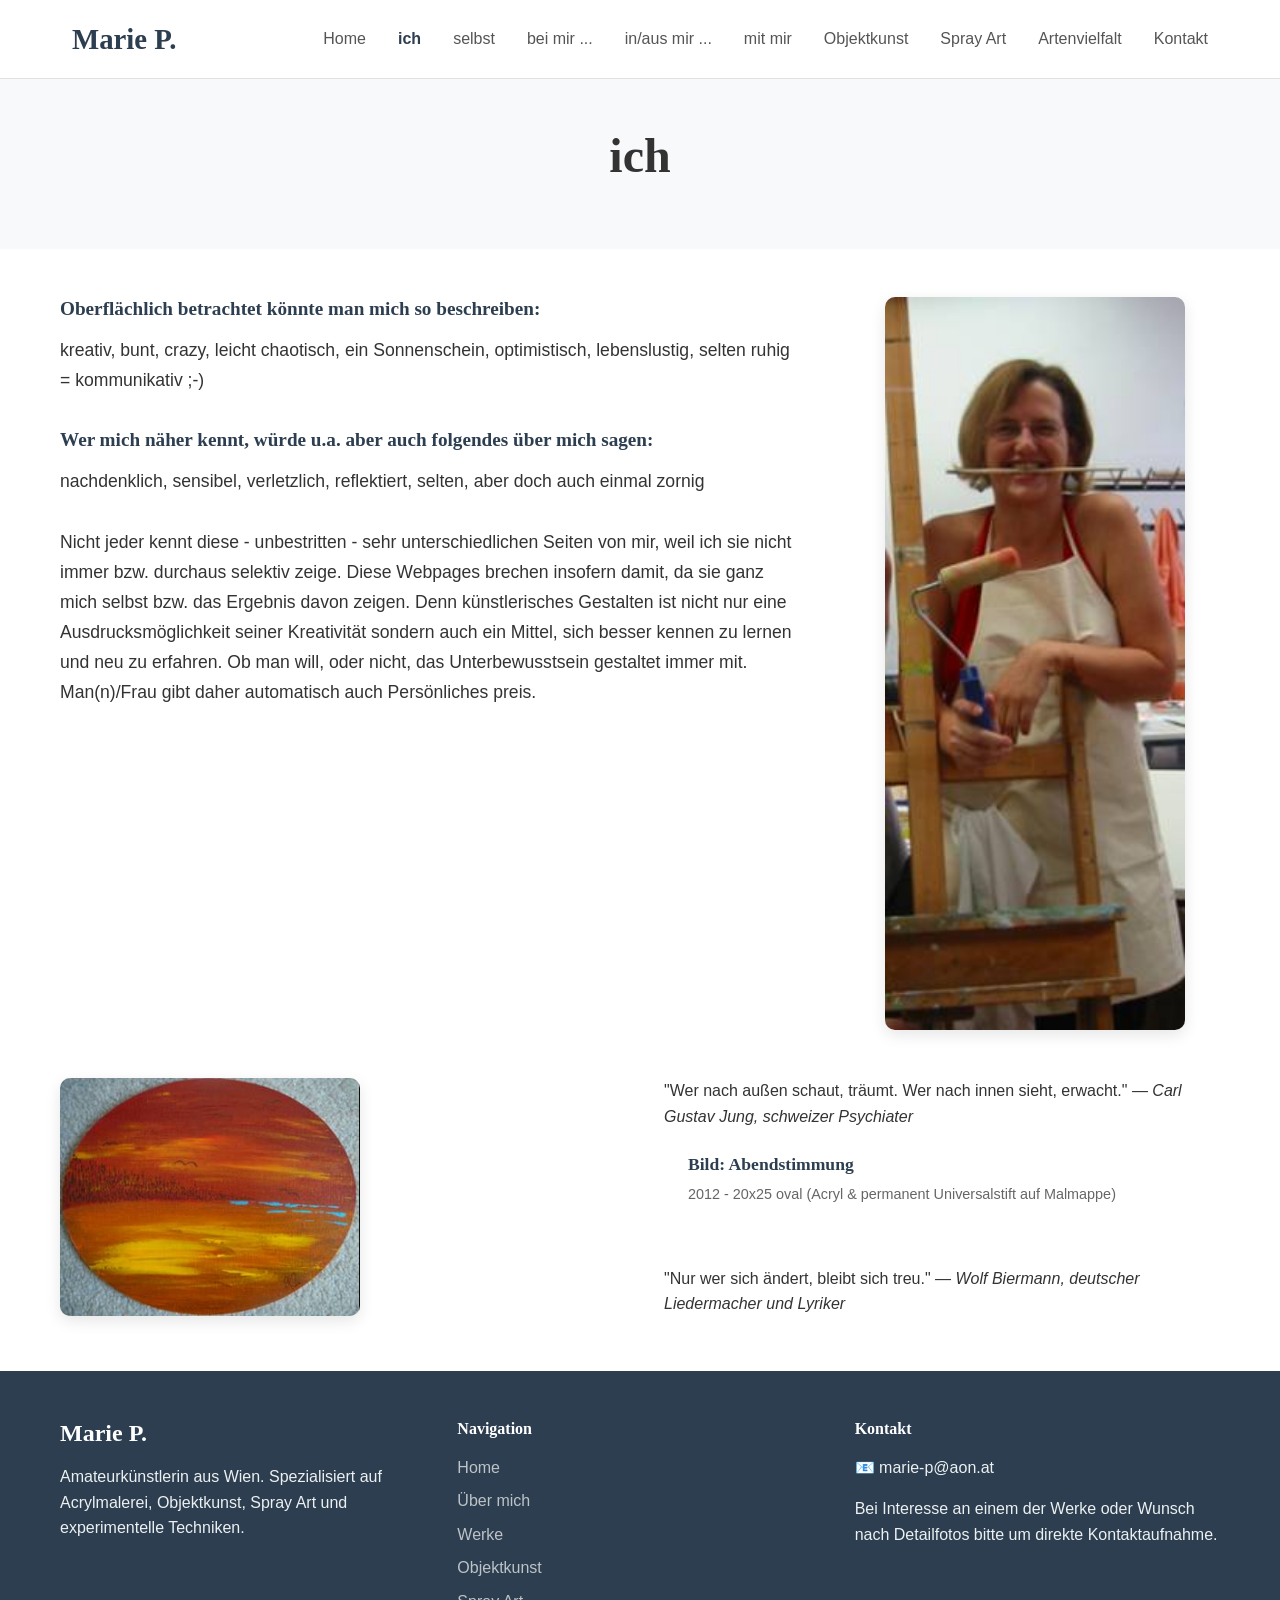
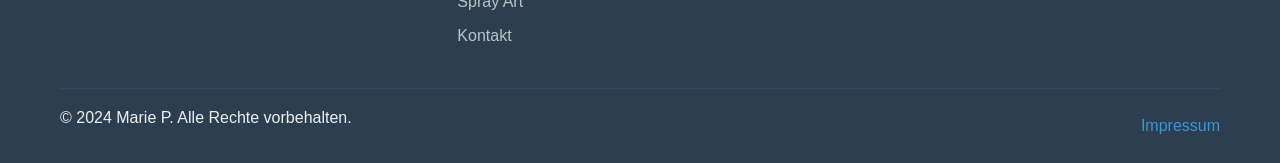
<file: ich.html>
<!DOCTYPE html>
<html lang="de">
<head>
  <meta charset="UTF-8">
  <meta name="viewport" content="width=device-width, initial-scale=1.0">
  <title>ich - ICH | Marie P.</title>
  <meta name="description" content="Persönliche Beschreibung der Künstlerin Marie P.">
  <link rel="stylesheet" href="styles.css">
</head>
<body>
  <header class="header">
      <nav class="nav">
          <div class="nav-brand">
              <a href="index.html">Marie P.</a>
          </div>
          <button class="nav-toggle" onclick="toggleMenu()">☰</button>
          <ul class="nav-menu" id="navMenu">
              <li><a href="index.html">Home</a></li>
              <li><a href="ich.html" class="active">ich</a></li>
              <li><a href="selbst.html">selbst</a></li>
              <li><a href="bei-mir.html">bei mir ...</a></li>
              <li><a href="in-aus-mir.html">in/aus mir ...</a></li>
              <li><a href="mit-mir.html">mit mir</a></li>
              <li><a href="objektkunst.html">Objektkunst</a></li>
              <li><a href="spray-art.html">Spray Art</a></li>
              <li><a href="artenvielfalt.html">Artenvielfalt</a></li>
              <li><a href="kontakt.html">Kontakt</a></li>
          </ul>
      </nav>
  </header>

  <main>
      <section class="page-header">
          <div class="container">
              <h1>ich</h1>
          </div>
      </section>

      <section class="content">
    <div class="container">
        <div class="content-grid">
            <div class="content-main">
                <div class="text-section">
                    <h3>Oberflächlich betrachtet könnte man mich so beschreiben:</h3>
                    <p>kreativ, bunt, crazy, leicht chaotisch, ein Sonnenschein, optimistisch, lebenslustig, selten ruhig = kommunikativ ;-)</p>
                </div>

                <div class="text-section">
                    <h3>Wer mich näher kennt, würde u.a. aber auch folgendes über mich sagen:</h3>
                    <p>nachdenklich, sensibel, verletzlich, reflektiert, selten, aber doch auch einmal zornig</p>
                </div>

                <div class="text-section">
                    <p>Nicht jeder kennt diese - unbestritten - sehr unterschiedlichen Seiten von mir, weil ich sie nicht immer bzw. durchaus selektiv zeige. Diese Webpages brechen insofern damit, da sie ganz mich selbst bzw. das Ergebnis davon zeigen. Denn künstlerisches Gestalten ist nicht nur eine Ausdrucksmöglichkeit seiner Kreativität sondern auch ein Mittel, sich besser kennen zu lernen und neu zu erfahren. Ob man will, oder nicht, das Unterbewusstsein gestaltet immer mit. Man(n)/Frau gibt daher automatisch auch Persönliches preis.</p>
                </div>
            </div>
            <div class="content-sidebar">
                <img src="mpichl29/ole.jpg" alt="Marie P." class="profile-image">
            </div>
        </div>

        <div class="quote-section">
            <div class="quote-grid">
                <div>
                    <img src="mpichl29/ICH-Abendstimmung.jpg" alt="Abendstimmung" style="width: 100%; max-width: 300px; border-radius: 10px; box-shadow: 0 5px 15px rgba(0, 0, 0, 0.1);">
                </div>
                <div>
                    <blockquote>
                        "Wer nach außen schaut, träumt. Wer nach innen sieht, erwacht."
                        <cite>— Carl Gustav Jung, schweizer Psychiater</cite>
                    </blockquote>

                    <div class="artwork-info">
                        <h4>Bild: Abendstimmung</h4>
                        <p>2012 - 20x25 oval (Acryl & permanent Universalstift auf Malmappe)</p>
                    </div>

                    <blockquote style="margin-top: 2rem;">
                        "Nur wer sich ändert, bleibt sich treu."
                        <cite>— Wolf Biermann, deutscher Liedermacher und Lyriker</cite>
                    </blockquote>
                </div>
            </div>
        </div>
    </div>
</section>
  </main>

  <footer class="footer">
      <div class="container">
          <div class="footer-grid">
              <div class="footer-section">
                  <h3>Marie P.</h3>
                  <p>Amateurkünstlerin aus Wien. Spezialisiert auf Acrylmalerei, Objektkunst, Spray Art und experimentelle Techniken.</p>
              </div>
              
              <div class="footer-section">
                  <h4>Navigation</h4>
                  <ul>
                      <li><a href="index.html">Home</a></li>
                      <li><a href="ich.html">Über mich</a></li>
                      <li><a href="bei-mir.html">Werke</a></li>
                      <li><a href="objektkunst.html">Objektkunst</a></li>
                      <li><a href="spray-art.html">Spray Art</a></li>
                      <li><a href="kontakt.html">Kontakt</a></li>
                  </ul>
              </div>
              
              <div class="footer-section">
                  <h4>Kontakt</h4>
                  <p>📧 marie-p@aon.at</p>
                  <p>Bei Interesse an einem der Werke oder Wunsch nach Detailfotos bitte um direkte Kontaktaufnahme.</p>
              </div>
          </div>
          
          <div class="footer-bottom">
              <p>&copy; 2024 Marie P. Alle Rechte vorbehalten.</p>
              <a href="impressum.html">Impressum</a>
          </div>
      </div>
  </footer>

  <script>
function toggleMenu() {
  const navMenu = document.getElementById('navMenu');
  if (navMenu) {
      navMenu.classList.toggle('active');
  }
}

document.addEventListener('DOMContentLoaded', function() {
  const navLinks = document.querySelectorAll('.nav-menu a');
  navLinks.forEach(function(link) {
      link.addEventListener('click', function() {
          const navMenu = document.getElementById('navMenu');
          if (navMenu && navMenu.classList.contains('active')) {
              navMenu.classList.remove('active');
          }
      });
  });
});
</script>
</body>
</html>
</file>
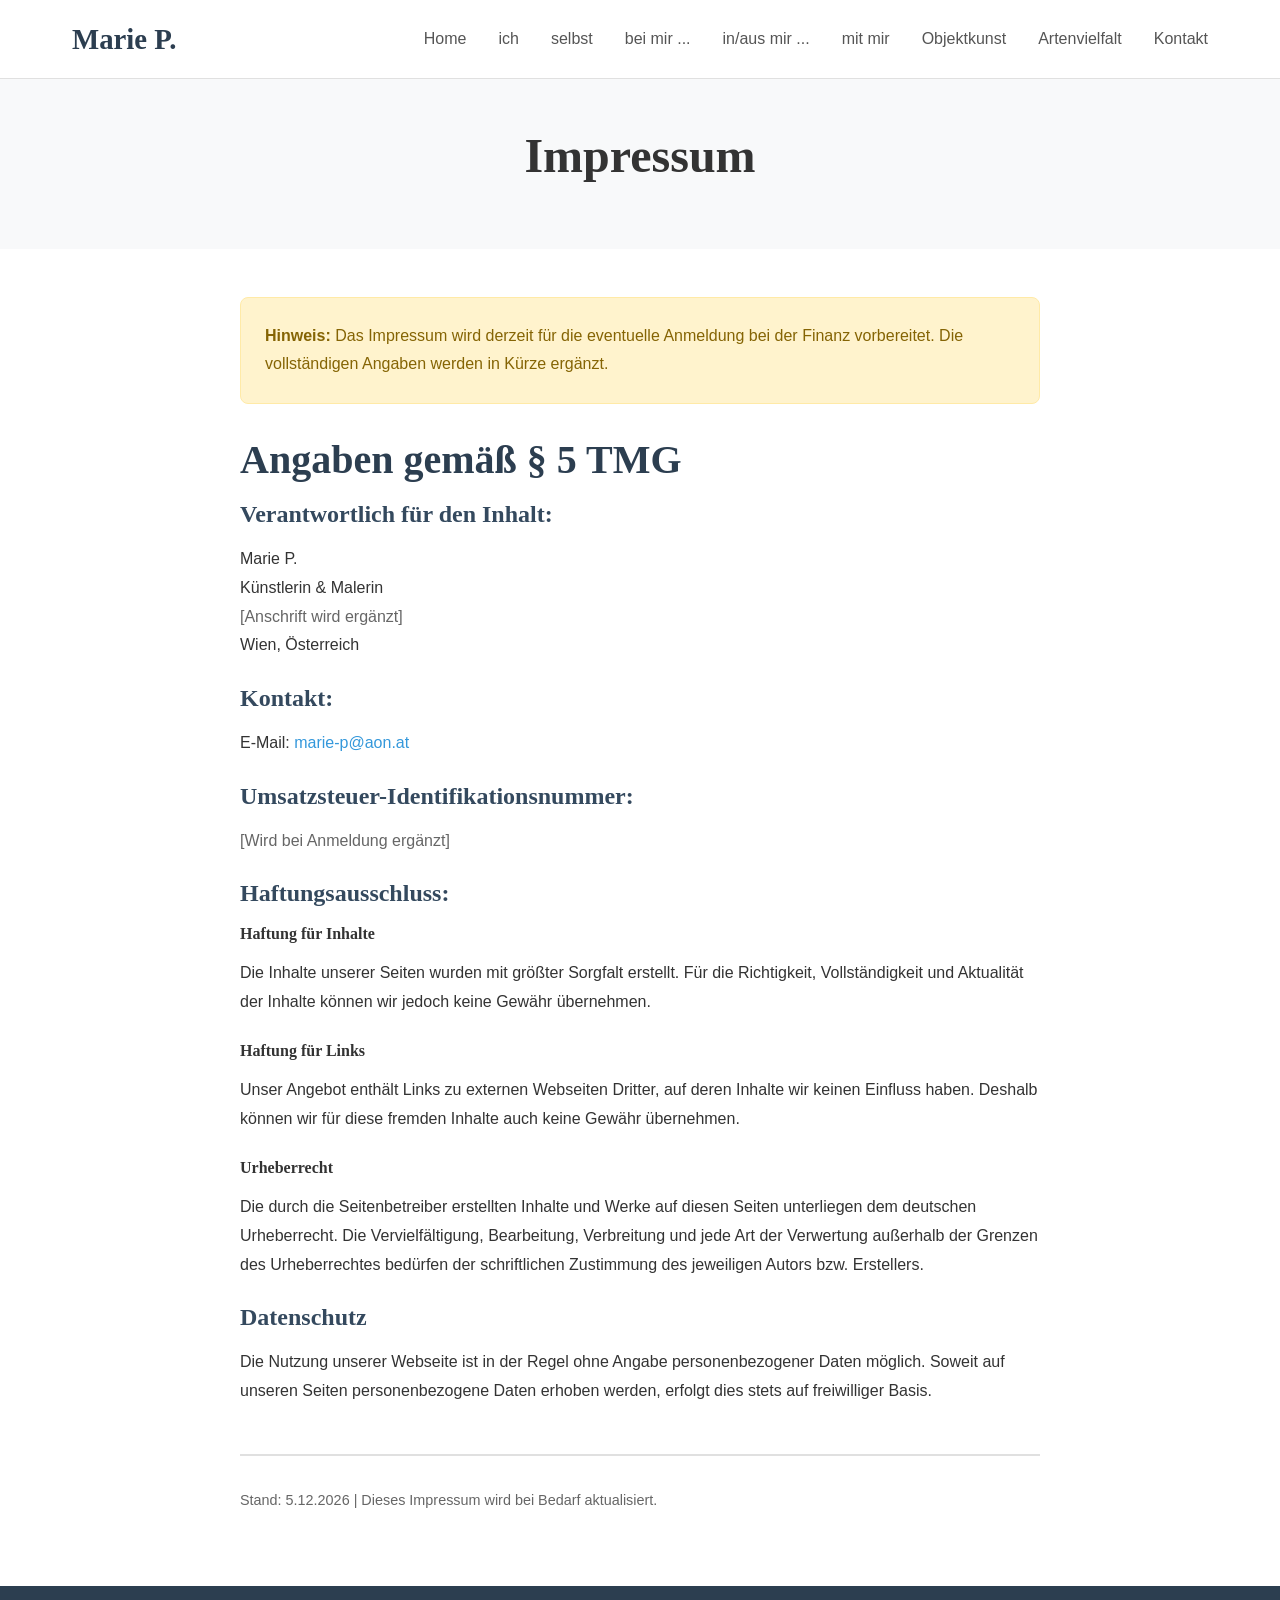
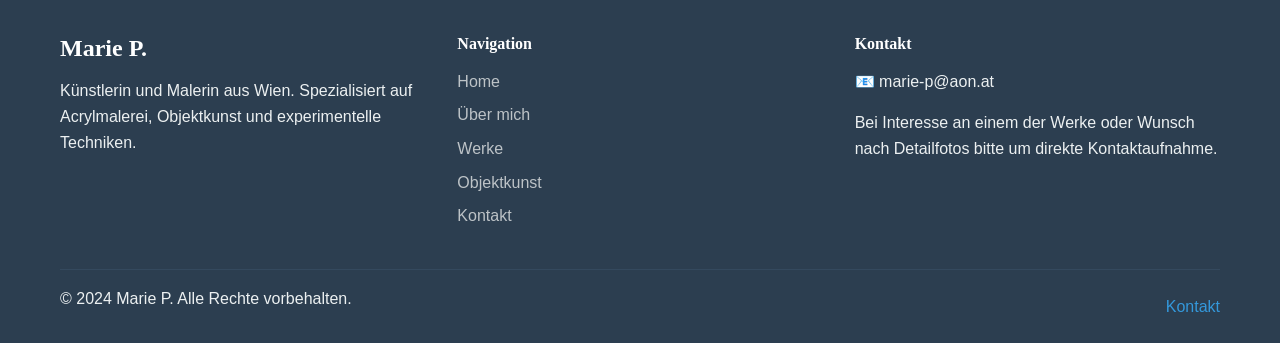
<file: impressum.html>
<!DOCTYPE html>
<html lang="de">
<head>
    <meta charset="UTF-8">
    <meta name="viewport" content="width=device-width, initial-scale=1.0">
    <title>Impressum | Marie P.</title>
    <meta name="description" content="Impressum und rechtliche Informationen">
    <link rel="stylesheet" href="styles.css">
</head>
<body>
    <header class="header">
        <nav class="nav">
            <div class="nav-brand">
                <a href="index.html">Marie P.</a>
            </div>
            <button class="nav-toggle" onclick="toggleMenu()">☰</button>
            <ul class="nav-menu" id="navMenu">
                <li><a href="index.html">Home</a></li>
                <li><a href="ich.html">ich</a></li>
                <li><a href="selbst.html">selbst</a></li>
                <li><a href="bei-mir.html">bei mir ...</a></li>
                <li><a href="in-aus-mir.html">in/aus mir ...</a></li>
                <li><a href="mit-mir.html">mit mir</a></li>
                <li><a href="objektkunst.html">Objektkunst</a></li>
                <li><a href="artenvielfalt.html">Artenvielfalt</a></li>
                <li><a href="kontakt.html">Kontakt</a></li>
            </ul>
        </nav>
    </header>

    <main>
        <div class="page-header">
            <div class="container">
                <h1>Impressum</h1>
            </div>
        </div>

        <section class="page-content">
            <div class="container">
                <div class="prose">
                    <div style="background: #fff3cd; border: 1px solid #ffeaa7; border-radius: 8px; padding: 1.5rem; margin-bottom: 2rem;">
                        <p style="color: #856404; margin: 0;">
                            <strong>Hinweis:</strong> Das Impressum wird derzeit für die eventuelle Anmeldung bei der Finanz vorbereitet. Die vollständigen Angaben werden in Kürze ergänzt.
                        </p>
                    </div>

                    <h2>Angaben gemäß § 5 TMG</h2>

                    <h3>Verantwortlich für den Inhalt:</h3>
                    <p>
                        Marie P.<br>
                        Künstlerin & Malerin<br>
                        <span style="color: #666;">[Anschrift wird ergänzt]</span><br>
                        Wien, Österreich
                    </p>

                    <h3>Kontakt:</h3>
                    <p>
                        E-Mail: <a href="mailto:marie-p@aon.at">marie-p@aon.at</a>
                    </p>

                    <h3>Umsatzsteuer-Identifikationsnummer:</h3>
                    <p style="color: #666;">[Wird bei Anmeldung ergänzt]</p>

                    <h3>Haftungsausschluss:</h3>
                    
                    <h4>Haftung für Inhalte</h4>
                    <p>Die Inhalte unserer Seiten wurden mit größter Sorgfalt erstellt. Für die Richtigkeit, Vollständigkeit und Aktualität der Inhalte können wir jedoch keine Gewähr übernehmen.</p>

                    <h4>Haftung für Links</h4>
                    <p>Unser Angebot enthält Links zu externen Webseiten Dritter, auf deren Inhalte wir keinen Einfluss haben. Deshalb können wir für diese fremden Inhalte auch keine Gewähr übernehmen.</p>

                    <h4>Urheberrecht</h4>
                    <p>Die durch die Seitenbetreiber erstellten Inhalte und Werke auf diesen Seiten unterliegen dem deutschen Urheberrecht. Die Vervielfältigung, Bearbeitung, Verbreitung und jede Art der Verwertung außerhalb der Grenzen des Urheberrechtes bedürfen der schriftlichen Zustimmung des jeweiligen Autors bzw. Erstellers.</p>

                    <h3>Datenschutz</h3>
                    <p>Die Nutzung unserer Webseite ist in der Regel ohne Angabe personenbezogener Daten möglich. Soweit auf unseren Seiten personenbezogene Daten erhoben werden, erfolgt dies stets auf freiwilliger Basis.</p>

                    <div style="margin-top: 3rem; padding-top: 2rem; border-top: 2px solid #e0e0e0;">
                        <p style="font-size: 0.9rem; color: #666;">
                            Stand: <script>document.write(new Date().toLocaleDateString('de-DE'))</script> | Dieses Impressum wird bei Bedarf aktualisiert.
                        </p>
                    </div>
                </div>
            </div>
        </section>
    </main>

    <footer class="footer">
        <div class="container">
            <div class="footer-grid">
                <div class="footer-section">
                    <h3>Marie P.</h3>
                    <p>Künstlerin und Malerin aus Wien. Spezialisiert auf Acrylmalerei, Objektkunst und experimentelle Techniken.</p>
                </div>
                
                <div class="footer-section">
                    <h4>Navigation</h4>
                    <ul>
                        <li><a href="index.html">Home</a></li>
                        <li><a href="ich.html">Über mich</a></li>
                        <li><a href="bei-mir.html">Werke</a></li>
                        <li><a href="objektkunst.html">Objektkunst</a></li>
                        <li><a href="kontakt.html">Kontakt</a></li>
                    </ul>
                </div>
                
                <div class="footer-section">
                    <h4>Kontakt</h4>
                    <p>📧 marie-p@aon.at</p>
                    <p>Bei Interesse an einem der Werke oder Wunsch nach Detailfotos bitte um direkte Kontaktaufnahme.</p>
                </div>
            </div>
            
            <div class="footer-bottom">
                <p>&copy; 2024 Marie P. Alle Rechte vorbehalten.</p>
                <a href="kontakt.html">Kontakt</a>
            </div>
        </div>
    </footer>

    <script>
        function toggleMenu() {
            const navMenu = document.getElementById('navMenu');
            navMenu.classList.toggle('active');
        }
    </script>
</body>
</html>
</file>
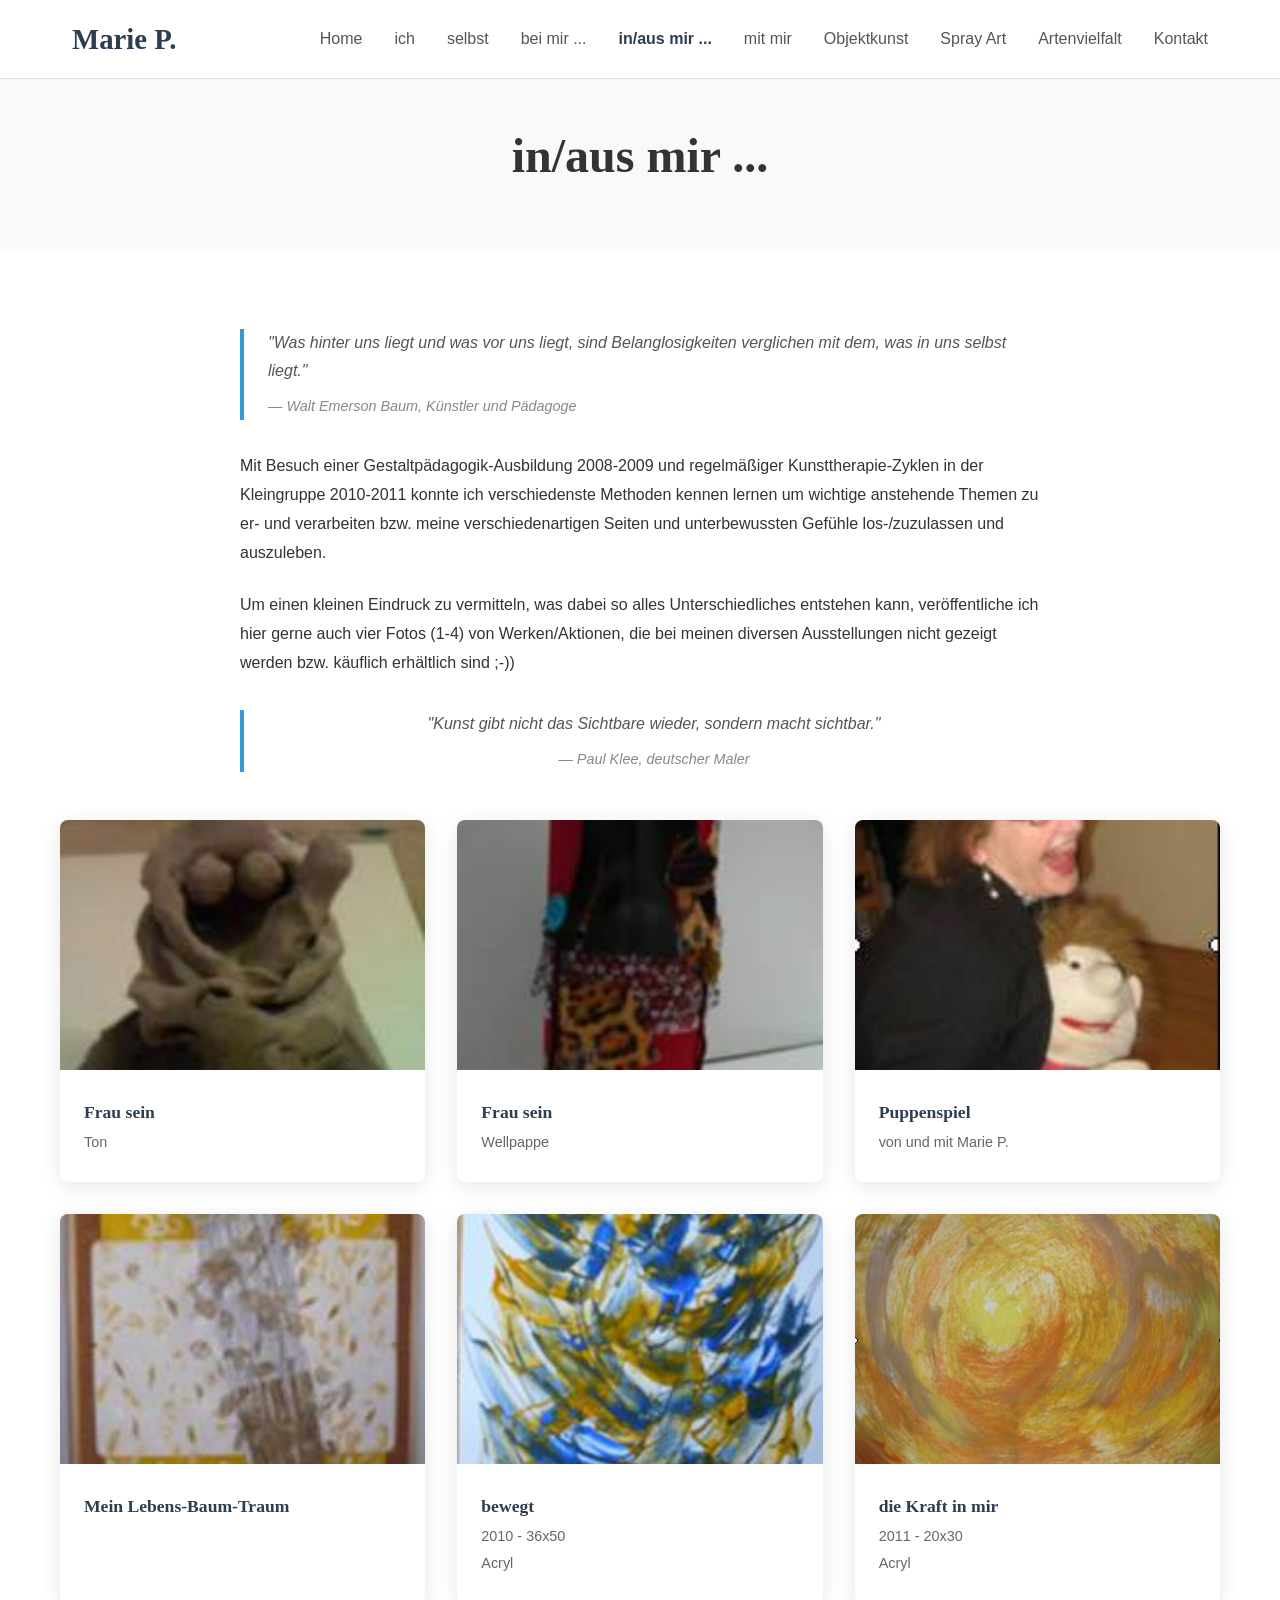
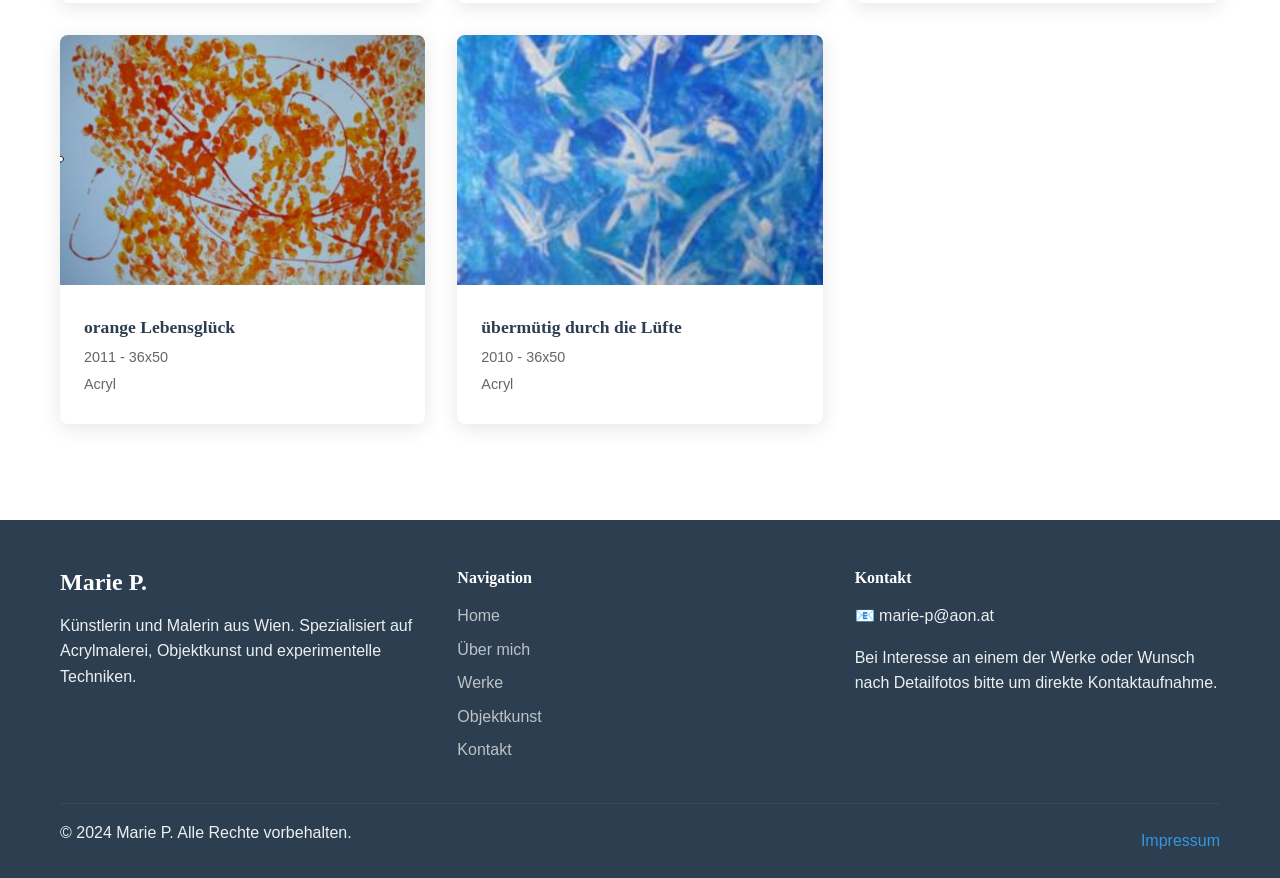
<file: in-aus-mir.html>
<!DOCTYPE html>
<html lang="de">
<head>
   <meta charset="UTF-8">
   <meta name="viewport" content="width=device-width, initial-scale=1.0">
   <title>in/aus mir ... - IN_AUS mir | Marie P.</title>
   <meta name="description" content="Therapeutische Kunstwerke und Gestaltpädagogik-Arbeiten von Marie P.">
   <link rel="stylesheet" href="styles.css">
</head>
<body>
   <header class="header">
       <nav class="nav">
           <div class="nav-brand">
               <a href="index.html">Marie P.</a>
           </div>
           <button class="nav-toggle" onclick="toggleMenu()">☰</button>
           <ul class="nav-menu" id="navMenu">
               <li><a href="index.html">Home</a></li>
               <li><a href="ich.html">ich</a></li>
               <li><a href="selbst.html">selbst</a></li>
               <li><a href="bei-mir.html">bei mir ...</a></li>
               <li><a href="in-aus-mir.html" class="active">in/aus mir ...</a></li>
               <li><a href="mit-mir.html">mit mir</a></li>
               <li><a href="objektkunst.html">Objektkunst</a></li>
               <li><a href="spray-art.html">Spray Art</a></li>
               <li><a href="artenvielfalt.html">Artenvielfalt</a></li>
               <li><a href="kontakt.html">Kontakt</a></li>
           </ul>
       </nav>
   </header>

   <main>
       <div class="page-header">
           <div class="container">
               <h1>in/aus mir ...</h1>
           </div>
       </div>

       <section class="page-content">
           <div class="container">
               <div class="prose" style="margin-bottom: 3rem;">
                   <blockquote>
                       "Was hinter uns liegt und was vor uns liegt, sind Belanglosigkeiten verglichen mit dem, was in uns selbst liegt."
                       <footer>— Walt Emerson Baum, Künstler und Pädagoge</footer>
                   </blockquote>

                   <p>Mit Besuch einer Gestaltpädagogik-Ausbildung 2008-2009 und regelmäßiger Kunsttherapie-Zyklen in der Kleingruppe 2010-2011 konnte ich verschiedenste Methoden kennen lernen um wichtige anstehende Themen zu er- und verarbeiten bzw. meine verschiedenartigen Seiten und unterbewussten Gefühle los-/zuzulassen und auszuleben.</p>
                   
                   <p>Um einen kleinen Eindruck zu vermitteln, was dabei so alles Unterschiedliches entstehen kann, veröffentliche ich hier gerne auch vier Fotos (1-4) von Werken/Aktionen, die bei meinen diversen Ausstellungen nicht gezeigt werden bzw. käuflich erhältlich sind ;-))</p>

                   <blockquote style="text-align: center; margin: 2rem 0;">
                       "Kunst gibt nicht das Sichtbare wieder, sondern macht sichtbar."
                       <footer>— Paul Klee, deutscher Maler</footer>
                   </blockquote>
               </div>

               <div class="artwork-grid">
                   <div class="artwork-card">
                       <a href="mpichl29/B-IN-Frau_sein-Ton.jpg" target="_blank">
                           <img src="mpichl29/B-IN-Frau_sein-Ton.jpg" alt="Frau sein (Ton)">
                       </a>
                       <div class="artwork-info">
                           <h3>Frau sein</h3>
                           <p>Ton</p>
                       </div>
                   </div>
                   
                   <div class="artwork-card">
                       <a href="mpichl29/B-IN-Frau_sein-Karton.jpg" target="_blank">
                           <img src="mpichl29/B-IN-Frau_sein-Karton.jpg" alt="Frau sein (Wellpappe)">
                       </a>
                       <div class="artwork-info">
                           <h3>Frau sein</h3>
                           <p>Wellpappe</p>
                       </div>
                   </div>
                   
                   <div class="artwork-card">
                       <a href="mpichl29/B-IN-Puppenspiel.jpg" target="_blank">
                           <img src="mpichl29/B-IN-Puppenspiel.jpg" alt="Puppenspiel">
                       </a>
                       <div class="artwork-info">
                           <h3>Puppenspiel</h3>
                           <p>von und mit Marie P.</p>
                       </div>
                   </div>
                   
                   <div class="artwork-card">
                       <a href="mpichl29/B-IN-Mein_Lebens-Baum-Traum.jpg" target="_blank">
                           <img src="mpichl29/B-IN-Mein_Lebens-Baum-Traum.jpg" alt="Mein Lebens-Baum-Traum">
                       </a>
                       <div class="artwork-info">
                           <h3>Mein Lebens-Baum-Traum</h3>
                       </div>
                   </div>
                   
                   <div class="artwork-card">
                       <a href="mpichl29/B-IN-bewegt.jpg" target="_blank">
                           <img src="mpichl29/B-IN-bewegt.jpg" alt="bewegt">
                       </a>
                       <div class="artwork-info">
                           <h3>bewegt</h3>
                           <p>2010 - 36x50</p>
                           <p>Acryl</p>
                       </div>
                   </div>
                   
                   <div class="artwork-card">
                       <a href="mpichl29/B-IN-die_Kraft_in_mir0.jpg" target="_blank">
                           <img src="mpichl29/B-IN-die_Kraft_in_mir0.jpg" alt="die Kraft in mir">
                       </a>
                       <div class="artwork-info">
                           <h3>die Kraft in mir</h3>
                           <p>2011 - 20x30</p>
                           <p>Acryl</p>
                       </div>
                   </div>
                   
                   <div class="artwork-card">
                       <a href="mpichl29/B-IN-orange_Lebensglueck.jpg" target="_blank">
                           <img src="mpichl29/B-IN-orange_Lebensglueck.jpg" alt="orange Lebensglück">
                       </a>
                       <div class="artwork-info">
                           <h3>orange Lebensglück</h3>
                           <p>2011 - 36x50</p>
                           <p>Acryl</p>
                       </div>
                   </div>
                   
                   <div class="artwork-card">
                       <a href="mpichl29/B-IN-uebermuetig_durch_die_Luefte0.jpg" target="_blank">
                           <img src="mpichl29/B-IN-uebermuetig_durch_die_Luefte0.jpg" alt="übermütig durch die Lüfte">
                       </a>
                       <div class="artwork-info">
                           <h3>übermütig durch die Lüfte</h3>
                           <p>2010 - 36x50</p>
                           <p>Acryl</p>
                       </div>
                   </div>
               </div>
           </div>
       </section>
   </main>

   <footer class="footer">
       <div class="container">
           <div class="footer-grid">
               <div class="footer-section">
                   <h3>Marie P.</h3>
                   <p>Künstlerin und Malerin aus Wien. Spezialisiert auf Acrylmalerei, Objektkunst und experimentelle Techniken.</p>
               </div>
               
               <div class="footer-section">
                   <h4>Navigation</h4>
                   <ul>
                       <li><a href="index.html">Home</a></li>
                       <li><a href="ich.html">Über mich</a></li>
                       <li><a href="bei-mir.html">Werke</a></li>
                       <li><a href="objektkunst.html">Objektkunst</a></li>
                       <li><a href="kontakt.html">Kontakt</a></li>
                   </ul>
               </div>
               
               <div class="footer-section">
                   <h4>Kontakt</h4>
                   <p>📧 marie-p@aon.at</p>
                   <p>Bei Interesse an einem der Werke oder Wunsch nach Detailfotos bitte um direkte Kontaktaufnahme.</p>
               </div>
           </div>
           
           <div class="footer-bottom">
               <p>&copy; 2024 Marie P. Alle Rechte vorbehalten.</p>
               <a href="impressum.html">Impressum</a>
           </div>
       </div>
   </footer>

   <script>
       function toggleMenu() {
           const navMenu = document.getElementById('navMenu');
           if (navMenu) {
               navMenu.classList.toggle('active');
           }
       }

       // Close mobile menu when clicking on a link
       document.addEventListener('DOMContentLoaded', function() {
           const navLinks = document.querySelectorAll('.nav-menu a');
           navLinks.forEach(function(link) {
               link.addEventListener('click', function() {
                   const navMenu = document.getElementById('navMenu');
                   if (navMenu && navMenu.classList.contains('active')) {
                       navMenu.classList.remove('active');
                   }
               });
           });
       });
   </script>
</body>
</html>
</file>
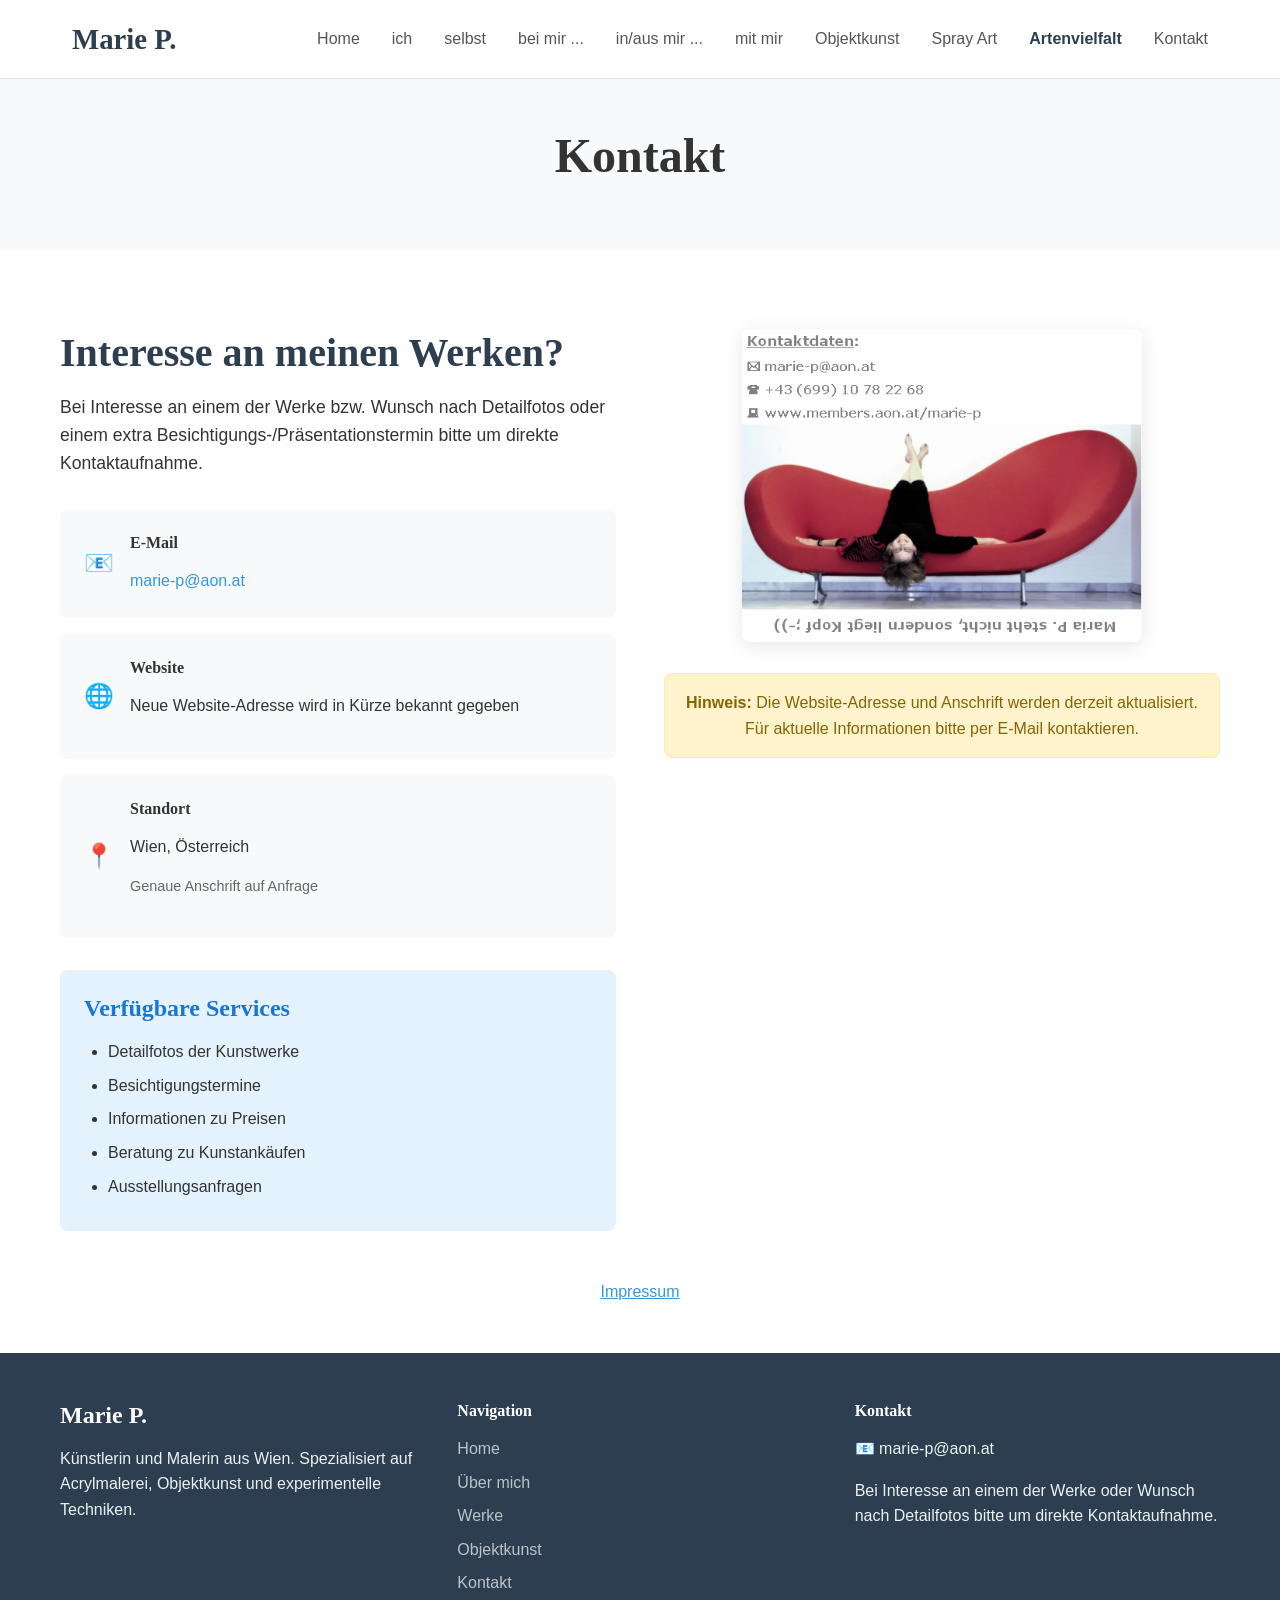
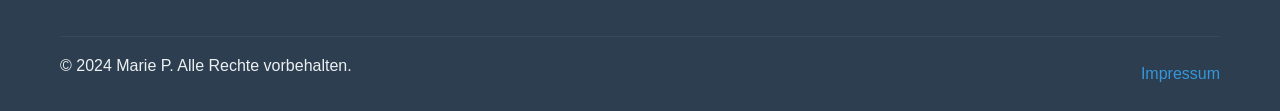
<file: kontakt.html>
<!DOCTYPE html>
<html lang="de">
<head>
   <meta charset="UTF-8">
   <meta name="viewport" content="width=device-width, initial-scale=1.0">
   <title>Kontakt | Marie P.</title>
   <meta name="description" content="Kontaktieren Sie Marie P. für Anfragen zu Kunstwerken und Ausstellungen">
   <link rel="stylesheet" href="styles.css">
</head>
<body>
   <header class="header">
       <nav class="nav">
           <div class="nav-brand">
               <a href="index.html">Marie P.</a>
           </div>
           <button class="nav-toggle" onclick="toggleMenu()">☰</button>
           <ul class="nav-menu" id="navMenu">
               <li><a href="index.html">Home</a></li>
               <li><a href="ich.html">ich</a></li>
               <li><a href="selbst.html">selbst</a></li>
               <li><a href="bei-mir.html">bei mir ...</a></li>
               <li><a href="in-aus-mir.html">in/aus mir ...</a></li>
               <li><a href="mit-mir.html">mit mir</a></li>
               <li><a href="objektkunst.html">Objektkunst</a></li>
               <li><a href="spray-art.html">Spray Art</a></li>
               <li><a href="artenvielfalt.html" class="active">Artenvielfalt</a></li>
               <li><a href="kontakt.html">Kontakt</a></li>
           </ul>
       </nav>
   </header>

   <main>
       <div class="page-header">
           <div class="container">
               <h1>Kontakt</h1>
           </div>
       </div>

       <section class="page-content">
           <div class="container">
               <div class="contact-grid">
                   <div>
                       <h2>Interesse an meinen Werken?</h2>
                       <p style="font-size: 1.1rem; margin-bottom: 2rem;">
                           Bei Interesse an einem der Werke bzw. Wunsch nach Detailfotos oder einem extra Besichtigungs-/Präsentationstermin bitte um direkte Kontaktaufnahme.
                       </p>

                       <div class="contact-item">
                           <div class="contact-icon">📧</div>
                           <div>
                               <h4>E-Mail</h4>
                               <a href="mailto:marie-p@aon.at">marie-p@aon.at</a>
                           </div>
                       </div>

                       <div class="contact-item">
                           <div class="contact-icon">🌐</div>
                           <div>
                               <h4>Website</h4>
                               <p>Neue Website-Adresse wird in Kürze bekannt gegeben</p>
                           </div>
                       </div>

                       <div class="contact-item">
                           <div class="contact-icon">📍</div>
                           <div>
                               <h4>Standort</h4>
                               <p>Wien, Österreich</p>
                               <p style="font-size: 0.9rem; color: #666;">Genaue Anschrift auf Anfrage</p>
                           </div>
                       </div>

                       <div class="services-box">
                           <h3>Verfügbare Services</h3>
                           <ul>
                               <li>Detailfotos der Kunstwerke</li>
                               <li>Besichtigungstermine</li>
                               <li>Informationen zu Preisen</li>
                               <li>Beratung zu Kunstankäufen</li>
                               <li>Ausstellungsanfragen</li>
                           </ul>
                       </div>
                   </div>

                   <div style="text-align: center;">
                       <img src="mpichl29/Kontaktinfos.png" alt="Kontaktinformationen" style="width: 100%; max-width: 400px; border-radius: 8px; box-shadow: 0 4px 20px rgba(0, 0, 0, 0.1); margin-bottom: 1.5rem;">

                       <div style="background: #fff3cd; border: 1px solid #ffeaa7; border-radius: 8px; padding: 1rem;">
                           <p style="color: #856404; margin: 0;">
                               <strong>Hinweis:</strong> Die Website-Adresse und Anschrift werden derzeit aktualisiert. Für aktuelle Informationen bitte per E-Mail kontaktieren.
                           </p>
                       </div>
                   </div>
               </div>

               <div style="text-align: center; margin-top: 3rem;">
                   <a href="impressum.html" style="color: #3498db; text-decoration: underline;">Impressum</a>
               </div>
           </div>
       </section>
   </main>

   <footer class="footer">
       <div class="container">
           <div class="footer-grid">
               <div class="footer-section">
                   <h3>Marie P.</h3>
                   <p>Künstlerin und Malerin aus Wien. Spezialisiert auf Acrylmalerei, Objektkunst und experimentelle Techniken.</p>
               </div>
               
               <div class="footer-section">
                   <h4>Navigation</h4>
                   <ul>
                       <li><a href="index.html">Home</a></li>
                       <li><a href="ich.html">Über mich</a></li>
                       <li><a href="bei-mir.html">Werke</a></li>
                       <li><a href="objektkunst.html">Objektkunst</a></li>
                       <li><a href="kontakt.html">Kontakt</a></li>
                   </ul>
               </div>
               
               <div class="footer-section">
                   <h4>Kontakt</h4>
                   <p>📧 marie-p@aon.at</p>
                   <p>Bei Interesse an einem der Werke oder Wunsch nach Detailfotos bitte um direkte Kontaktaufnahme.</p>
               </div>
           </div>
           
           <div class="footer-bottom">
               <p>&copy; 2024 Marie P. Alle Rechte vorbehalten.</p>
               <a href="impressum.html">Impressum</a>
           </div>
       </div>
   </footer>

   <script>
       function toggleMenu() {
           const navMenu = document.getElementById('navMenu');
           navMenu.classList.toggle('active');
       }
   </script>
</body>
</html>
</file>
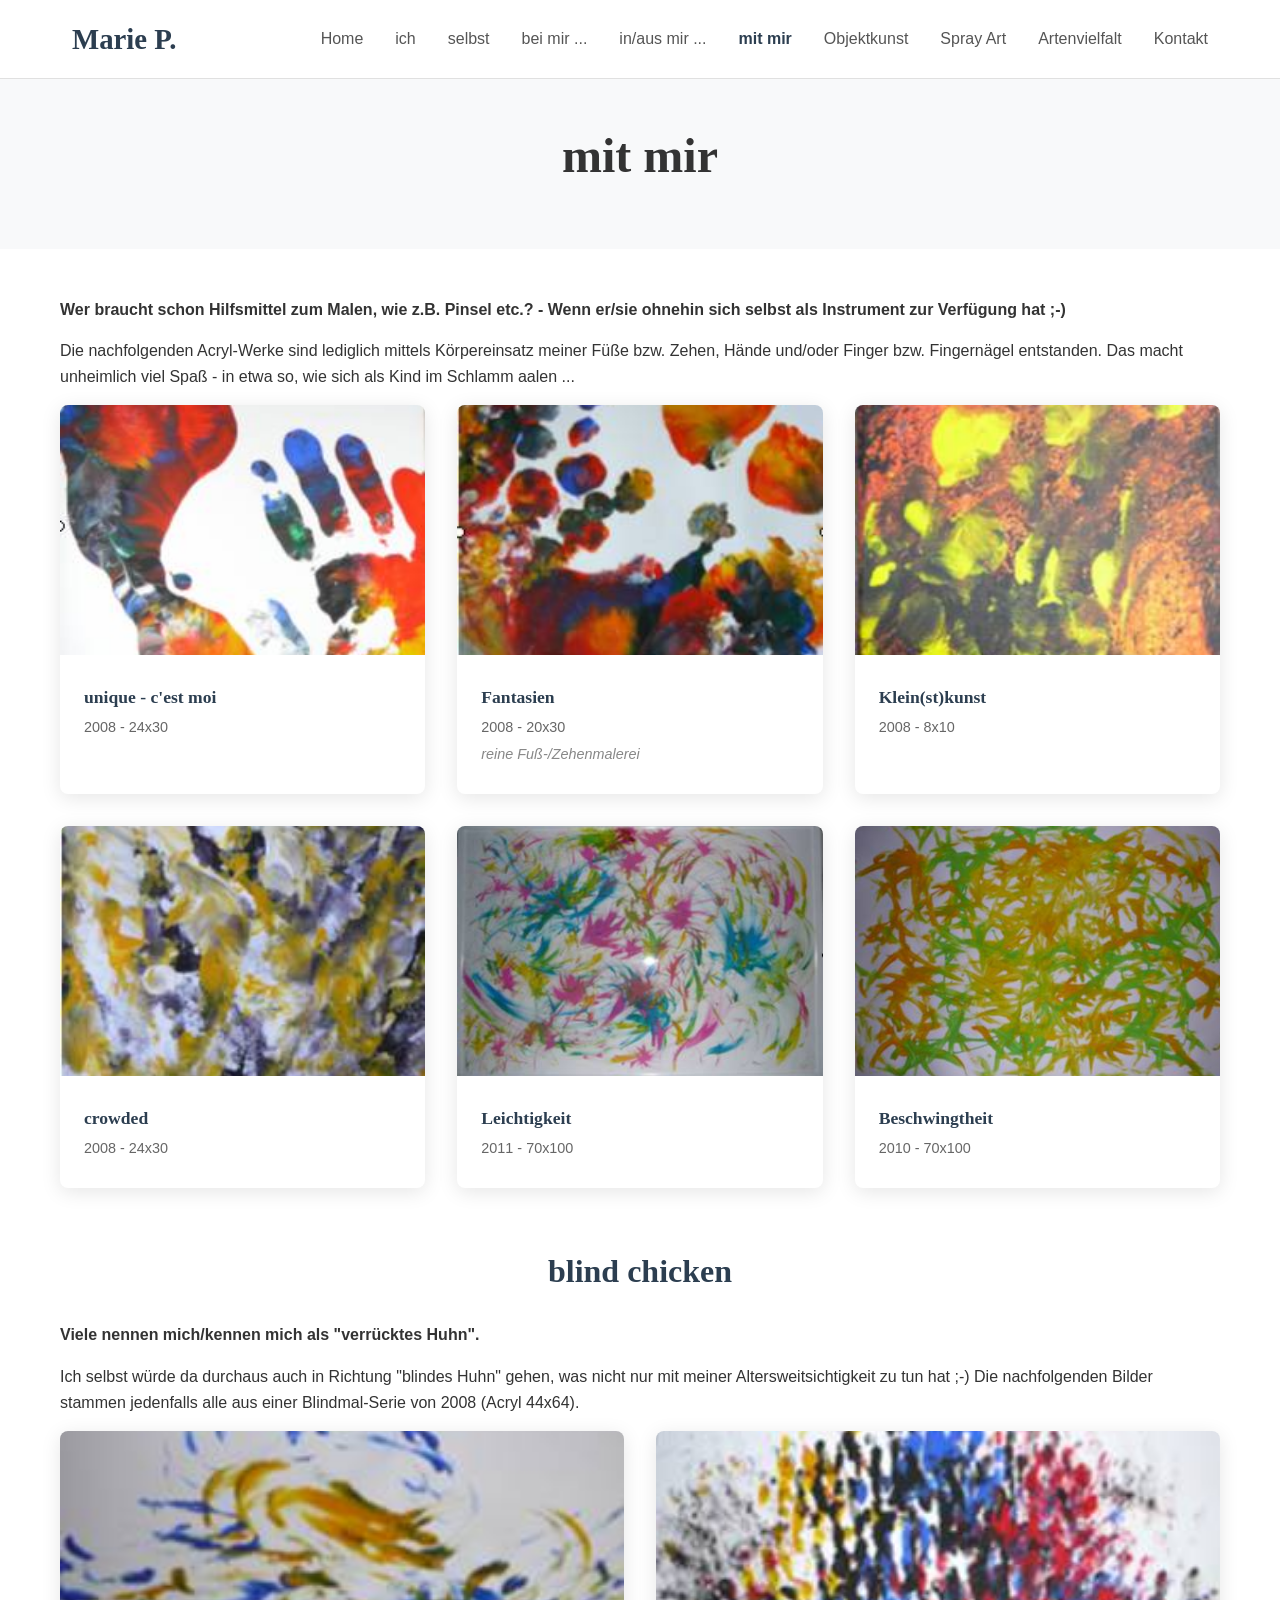
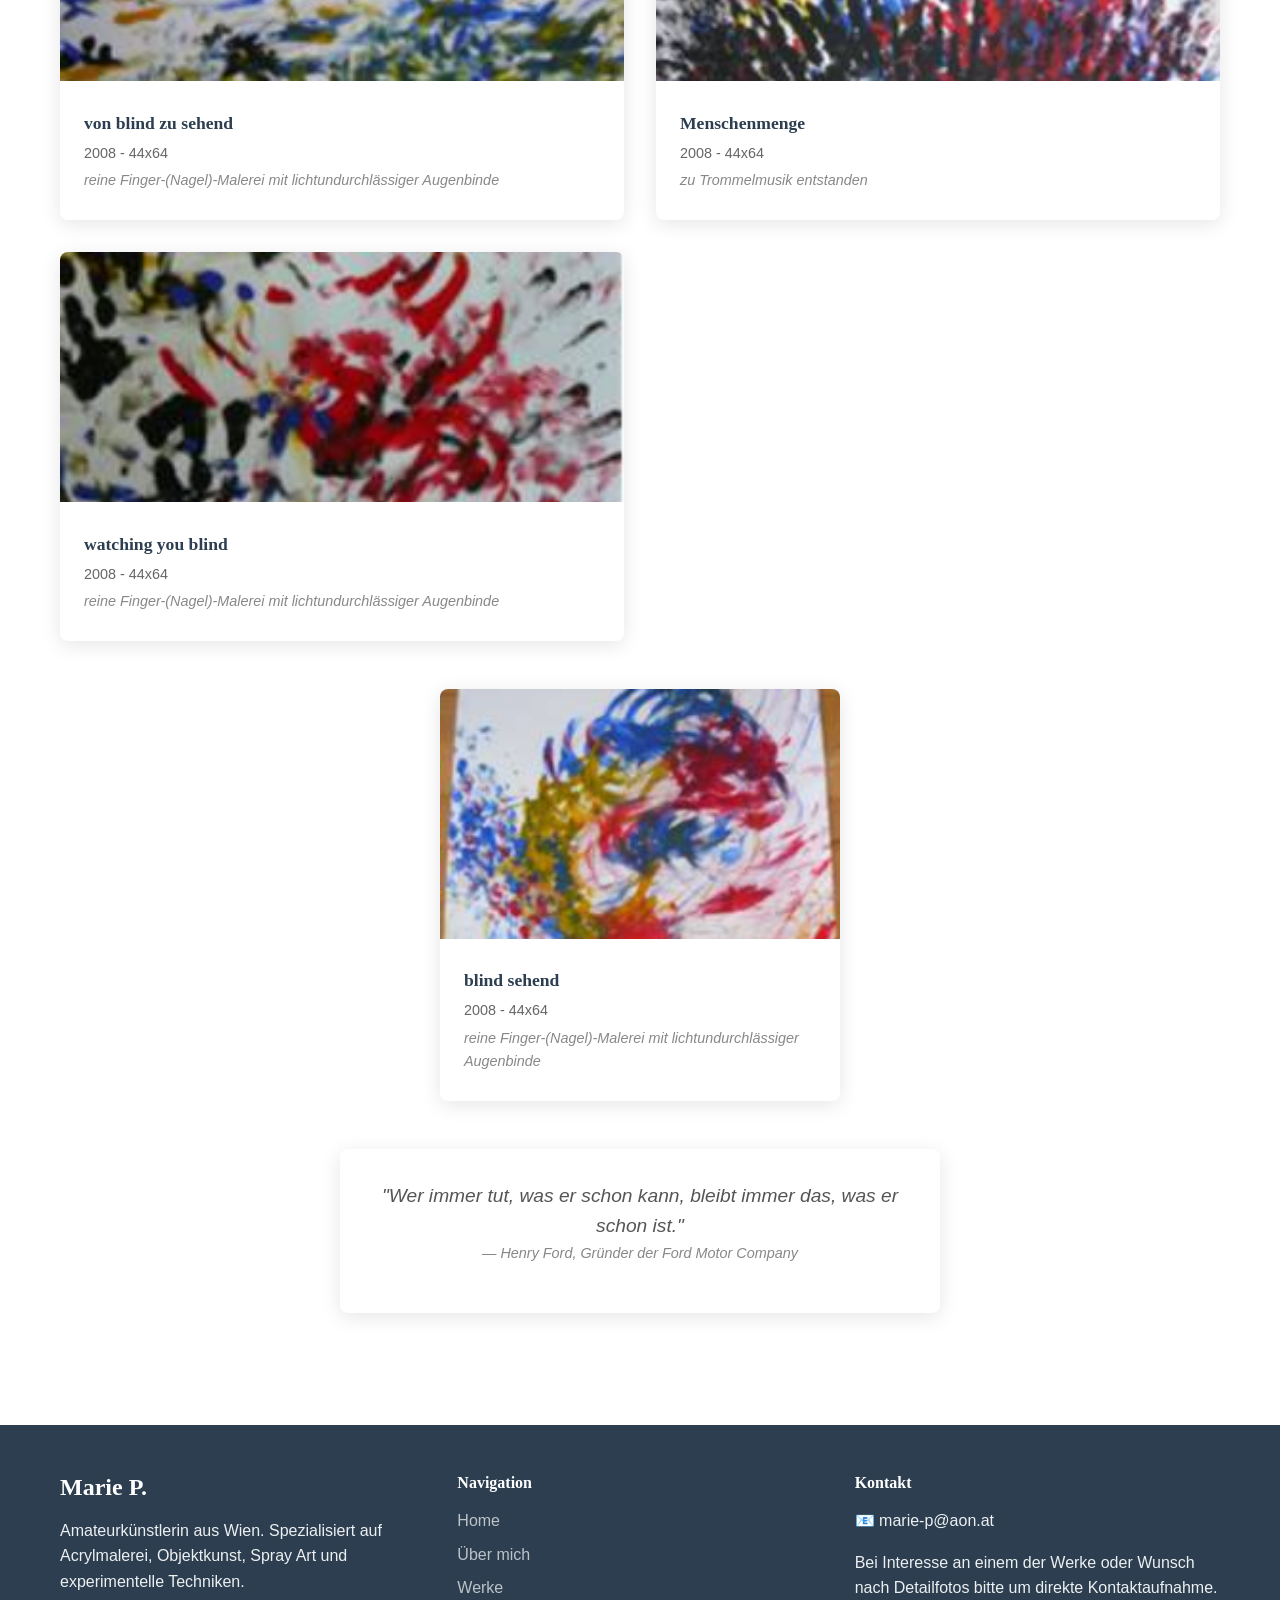
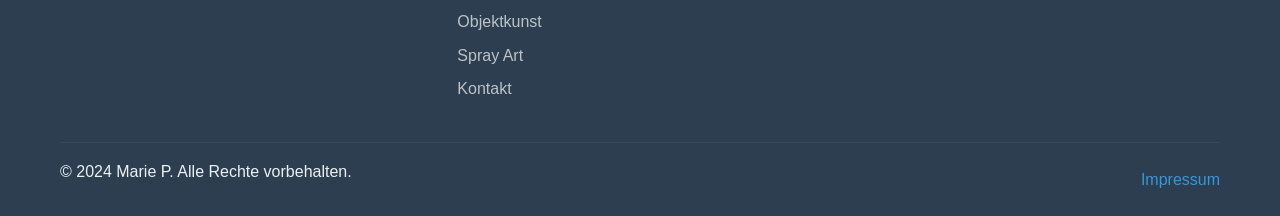
<file: mit-mir.html>
<!DOCTYPE html>
<html lang="de">
<head>
  <meta charset="UTF-8">
  <meta name="viewport" content="width=device-width, initial-scale=1.0">
  <title>mit mir - MIT mir | Marie P.</title>
  <meta name="description" content="Körpermalerei und Blindmalerei von Marie P. - Kunst mit Händen, Füßen und Fingern">
  <link rel="stylesheet" href="styles.css">
</head>
<body>
  <header class="header">
      <nav class="nav">
          <div class="nav-brand">
              <a href="index.html">Marie P.</a>
          </div>
          <button class="nav-toggle" onclick="toggleMenu()">☰</button>
          <ul class="nav-menu" id="navMenu">
              <li><a href="index.html">Home</a></li>
              <li><a href="ich.html">ich</a></li>
              <li><a href="selbst.html">selbst</a></li>
              <li><a href="bei-mir.html">bei mir ...</a></li>
              <li><a href="in-aus-mir.html">in/aus mir ...</a></li>
              <li><a href="mit-mir.html" class="active">mit mir</a></li>
              <li><a href="objektkunst.html">Objektkunst</a></li>
              <li><a href="spray-art.html">Spray Art</a></li>
              <li><a href="artenvielfalt.html">Artenvielfalt</a></li>
              <li><a href="kontakt.html">Kontakt</a></li>
          </ul>
      </nav>
  </header>

  <main>
      <section class="page-header">
          <div class="container">
              <h1>mit mir</h1>
          </div>
      </section>

      <section class="content">
          <div class="container">
              <!-- Body Art Section -->
              <div class="section-block">
                  <div class="intro-text">
                      <p><strong>Wer braucht schon Hilfsmittel zum Malen, wie z.B. Pinsel etc.? - Wenn er/sie ohnehin sich selbst als Instrument zur Verfügung hat ;-)</strong></p>
                      <p>Die nachfolgenden Acryl-Werke sind lediglich mittels Körpereinsatz meiner Füße bzw. Zehen, Hände und/oder Finger bzw. Fingernägel entstanden. Das macht unheimlich viel Spaß - in etwa so, wie sich als Kind im Schlamm aalen ...</p>
                  </div>

                  <div class="artwork-grid">
                      <div class="artwork-card">
                          <a href="mpichl29/B-MIT-unique0.jpg" target="_blank">
                              <img src="mpichl29/B-MIT-unique0.jpg" alt="unique - c'est moi">
                          </a>
                          <div class="artwork-info">
                              <h3>unique - c'est moi</h3>
                              <p>2008 - 24x30</p>
                          </div>
                      </div>
                      <div class="artwork-card">
                          <a href="mpichl29/B-MIT-Fantasien0.jpg" target="_blank">
                              <img src="mpichl29/B-MIT-Fantasien0.jpg" alt="Fantasien">
                          </a>
                          <div class="artwork-info">
                              <h3>Fantasien</h3>
                              <p>2008 - 20x30</p>
                              <p class="note">reine Fuß-/Zehenmalerei</p>
                          </div>
                      </div>
                      <div class="artwork-card">
                          <a href="mpichl29/B-MIT-Klein-st-kunstwerk.jpg" target="_blank">
                              <img src="mpichl29/B-MIT-Klein-st-kunstwerk.jpg" alt="Klein(st)kunst">
                          </a>
                          <div class="artwork-info">
                              <h3>Klein(st)kunst</h3>
                              <p>2008 - 8x10</p>
                          </div>
                      </div>
                      <div class="artwork-card">
                          <a href="mpichl29/B-MIT-crowded.jpg" target="_blank">
                              <img src="mpichl29/B-MIT-crowded.jpg" alt="crowded">
                          </a>
                          <div class="artwork-info">
                              <h3>crowded</h3>
                              <p>2008 - 24x30</p>
                          </div>
                      </div>
                      <div class="artwork-card">
                          <a href="mpichl29/B-MIT-Leichtigkeit.jpg" target="_blank">
                              <img src="mpichl29/B-MIT-Leichtigkeit.jpg" alt="Leichtigkeit">
                          </a>
                          <div class="artwork-info">
                              <h3>Leichtigkeit</h3>
                              <p>2011 - 70x100</p>
                          </div>
                      </div>
                      <div class="artwork-card">
                          <a href="mpichl29/B-MIT-Beschwingtheit0.jpg" target="_blank">
                              <img src="mpichl29/B-MIT-Beschwingtheit0.jpg" alt="Beschwingtheit">
                          </a>
                          <div class="artwork-info">
                              <h3>Beschwingtheit</h3>
                              <p>2010 - 70x100</p>
                          </div>
                      </div>
                  </div>
              </div>

              <!-- Blind Chicken Section -->
              <div class="section-block">
                  <h2>blind chicken</h2>
                  <div class="intro-text">
                      <p><strong>Viele nennen mich/kennen mich als "verrücktes Huhn".</strong></p>
                      <p>Ich selbst würde da durchaus auch in Richtung "blindes Huhn" gehen, was nicht nur mit meiner Altersweitsichtigkeit zu tun hat ;-) Die nachfolgenden Bilder stammen jedenfalls alle aus einer Blindmal-Serie von 2008 (Acryl 44x64).</p>
                  </div>

                  <!-- First row: two images -->
                  <div class="artwork-grid" style="grid-template-columns: 1fr 1fr; margin-bottom: 2rem;">
                      <div class="artwork-card">
                          <a href="mpichl29/B-BLIND-von_blind_zu_sehend0.jpg" target="_blank">
                              <img src="mpichl29/B-BLIND-von_blind_zu_sehend0.jpg" alt="von blind zu sehend">
                          </a>
                          <div class="artwork-info">
                              <h3>von blind zu sehend</h3>
                              <p>2008 - 44x64</p>
                              <p class="note">reine Finger-(Nagel)-Malerei mit lichtundurchlässiger Augenbinde</p>
                          </div>
                      </div>
                      <div class="artwork-card">
                          <a href="mpichl29/B-BLIND-Menschenmenge.jpg" target="_blank">
                              <img src="mpichl29/B-BLIND-Menschenmenge.jpg" alt="Menschenmenge">
                          </a>
                          <div class="artwork-info">
                              <h3>Menschenmenge</h3>
                              <p>2008 - 44x64</p>
                              <p class="note">zu Trommelmusik entstanden</p>
                          </div>
                      </div>
                  </div>

                  <!-- Second row: single image -->
                  <div class="artwork-grid" style="grid-template-columns: 1fr 1fr;">
                      <div class="artwork-card">
                          <a href="mpichl29/B-BLIND-watching_you_blind0.jpg" target="_blank">
                              <img src="mpichl29/B-BLIND-watching_you_blind0.jpg" alt="watching you blind">
                          </a>
                          <div class="artwork-info">
                              <h3>watching you blind</h3>
                              <p>2008 - 44x64</p>
                              <p class="note">reine Finger-(Nagel)-Malerei mit lichtundurchlässiger Augenbinde</p>
                          </div>
                      </div>
                      <div></div> <!-- Empty space to maintain grid -->
                  </div>

                  <!-- Third row: centered "blind sehend" image as last item -->
                  <div class="centered-artwork" style="margin-top: 2rem;">
                      <div class="artwork-card" style="max-width: 400px;">
                          <a href="mpichl29/B-BLIND-blind_sehend.jpg" target="_blank">
                              <img src="mpichl29/B-BLIND-blind_sehend.jpg" alt="blind sehend">
                          </a>
                          <div class="artwork-info">
                              <h3>blind sehend</h3>
                              <p>2008 - 44x64</p>
                              <p class="note">reine Finger-(Nagel)-Malerei mit lichtundurchlässiger Augenbinde</p>
                          </div>
                      </div>
                  </div>

                  <div class="quote-box" style="margin-top: 3rem;">
                      <blockquote>
                          "Wer immer tut, was er schon kann, bleibt immer das, was er schon ist."
                          <footer>— Henry Ford, Gründer der Ford Motor Company</footer>
                      </blockquote>
                  </div>
              </div>
          </div>
      </section>
  </main>

  <footer class="footer">
      <div class="container">
          <div class="footer-grid">
              <div class="footer-section">
                  <h3>Marie P.</h3>
                  <p>Amateurkünstlerin aus Wien. Spezialisiert auf Acrylmalerei, Objektkunst, Spray Art und experimentelle Techniken.</p>
              </div>
              
              <div class="footer-section">
                  <h4>Navigation</h4>
                  <ul>
                      <li><a href="index.html">Home</a></li>
                      <li><a href="ich.html">Über mich</a></li>
                      <li><a href="bei-mir.html">Werke</a></li>
                      <li><a href="objektkunst.html">Objektkunst</a></li>
                      <li><a href="spray-art.html">Spray Art</a></li>
                      <li><a href="kontakt.html">Kontakt</a></li>
                  </ul>
              </div>
              
              <div class="footer-section">
                  <h4>Kontakt</h4>
                  <p>📧 marie-p@aon.at</p>
                  <p>Bei Interesse an einem der Werke oder Wunsch nach Detailfotos bitte um direkte Kontaktaufnahme.</p>
              </div>
          </div>
          
          <div class="footer-bottom">
              <p>&copy; 2024 Marie P. Alle Rechte vorbehalten.</p>
              <a href="impressum.html">Impressum</a>
          </div>
      </div>
  </footer>

  <script>
function toggleMenu() {
  const navMenu = document.getElementById('navMenu');
  if (navMenu) {
      navMenu.classList.toggle('active');
  }
}

document.addEventListener('DOMContentLoaded', function() {
  const navLinks = document.querySelectorAll('.nav-menu a');
  navLinks.forEach(function(link) {
      link.addEventListener('click', function() {
          const navMenu = document.getElementById('navMenu');
          if (navMenu && navMenu.classList.contains('active')) {
              navMenu.classList.remove('active');
          }
      });
  });
});
</script>
</body>
</html>
</file>
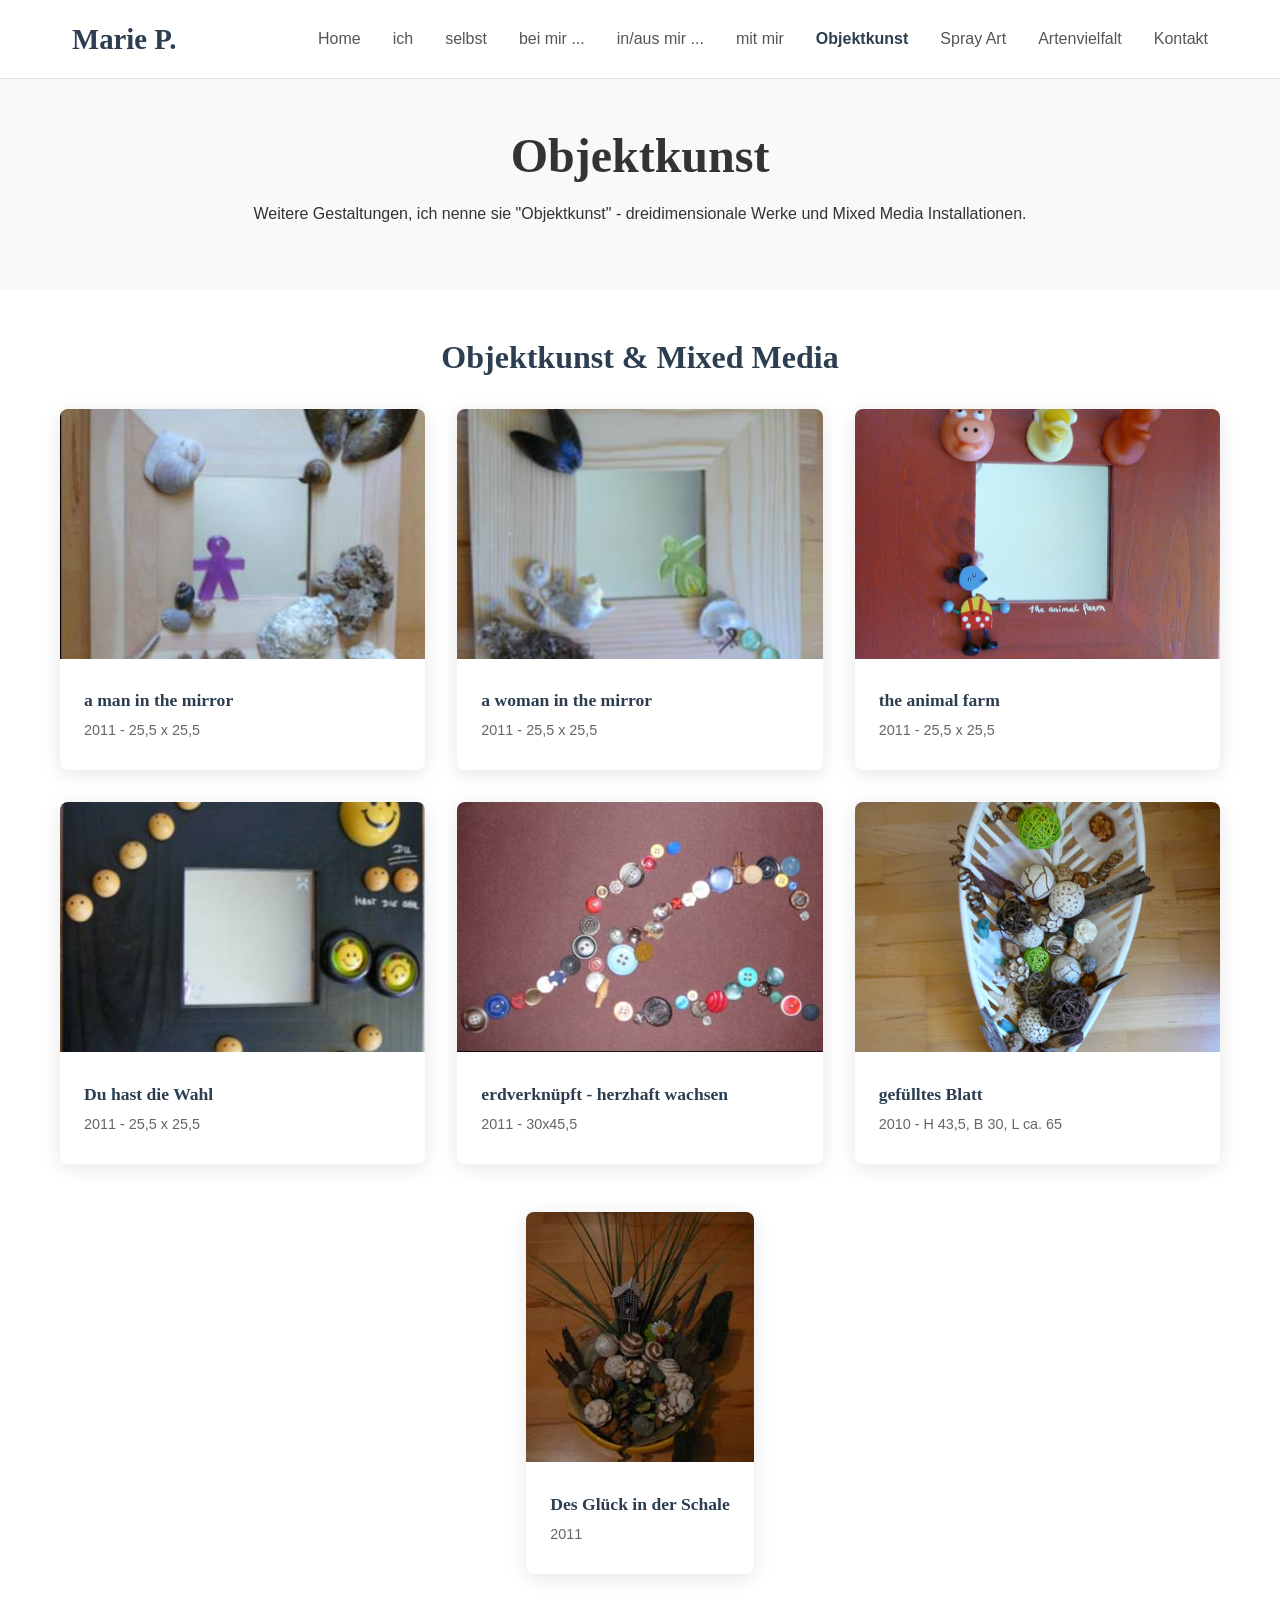
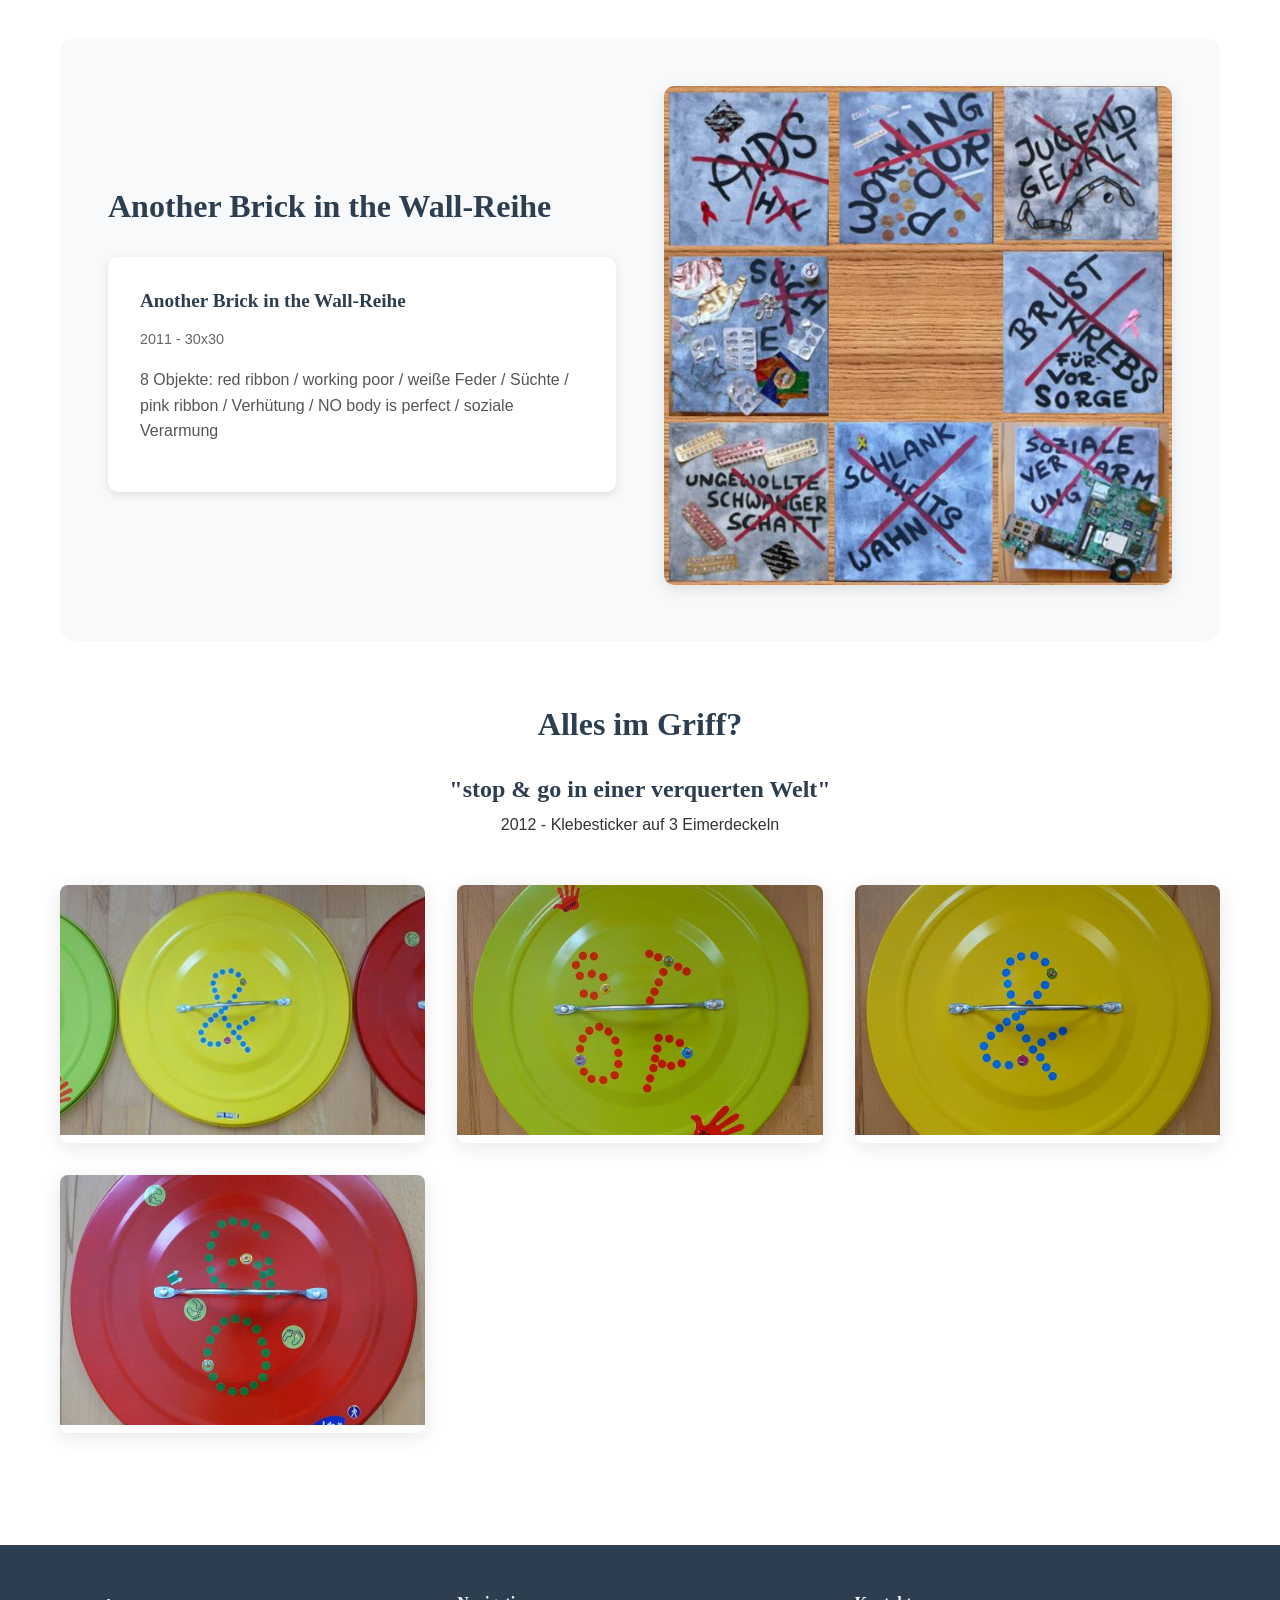
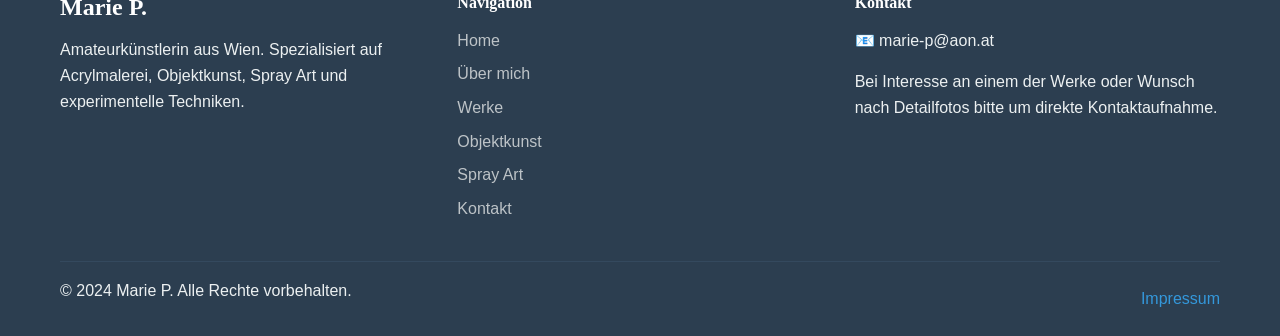
<file: objektkunst.html>
<!DOCTYPE html>
<html lang="de">
<head>
  <meta charset="UTF-8">
  <meta name="viewport" content="width=device-width, initial-scale=1.0">
  <title>Objektkunst | Marie P.</title>
  <meta name="description" content="Objektkunst und Installationen von Marie P. - dreidimensionale Kunstwerke und Mixed Media">
  <link rel="stylesheet" href="styles.css">
</head>
<body>
  <header class="header">
      <nav class="nav">
          <div class="nav-brand">
              <a href="index.html">Marie P.</a>
          </div>
          <button class="nav-toggle" onclick="toggleMenu()">☰</button>
          <ul class="nav-menu" id="navMenu">
              <li><a href="index.html">Home</a></li>
              <li><a href="ich.html">ich</a></li>
              <li><a href="selbst.html">selbst</a></li>
              <li><a href="bei-mir.html">bei mir ...</a></li>
              <li><a href="in-aus-mir.html">in/aus mir ...</a></li>
              <li><a href="mit-mir.html">mit mir</a></li>
              <li><a href="objektkunst.html" class="active">Objektkunst</a></li>
              <li><a href="spray-art.html">Spray Art</a></li>
              <li><a href="artenvielfalt.html">Artenvielfalt</a></li>
              <li><a href="kontakt.html">Kontakt</a></li>
          </ul>
      </nav>
  </header>

  <main>
      <section class="page-header">
          <div class="container">
              <h1>Objektkunst</h1>
              <p class="page-subtitle">Weitere Gestaltungen, ich nenne sie "Objektkunst" - dreidimensionale Werke und Mixed Media Installationen.</p>
          </div>
      </section>

      <section class="content">
          <div class="container">
              <!-- Main Object Art Collection -->
              <div class="section-block">
                  <h2>Objektkunst & Mixed Media</h2>
                  <div class="artwork-grid">
                      <div class="artwork-card">
                          <a href="mpichl29/B-INST-a_man_in_the_mirror.jpg" target="_blank">
                              <img src="mpichl29/B-INST-a_man_in_the_mirror.jpg" alt="a man in the mirror">
                          </a>
                          <div class="artwork-info">
                              <h3>a man in the mirror</h3>
                              <p>2011 - 25,5 x 25,5</p>
                          </div>
                      </div>
                      <div class="artwork-card">
                          <a href="mpichl29/B-INST-a_woman_in_the_mirror.jpg" target="_blank">
                              <img src="mpichl29/B-INST-a_woman_in_the_mirror.jpg" alt="a woman in the mirror">
                          </a>
                          <div class="artwork-info">
                              <h3>a woman in the mirror</h3>
                              <p>2011 - 25,5 x 25,5</p>
                          </div>
                      </div>
                      <div class="artwork-card">
                          <a href="mpichl29/B-INST-the_animal_farm-NEW.jpg" target="_blank">
                              <img src="mpichl29/B-INST-the_animal_farm-NEW.jpg" alt="the animal farm">
                          </a>
                          <div class="artwork-info">
                              <h3>the animal farm</h3>
                              <p>2011 - 25,5 x 25,5</p>
                          </div>
                      </div>
                      <div class="artwork-card">
                          <a href="mpichl29/B-INST-Du_hast_die_Wahl0.jpg" target="_blank">
                              <img src="mpichl29/B-INST-Du_hast_die_Wahl0.jpg" alt="Du hast die Wahl">
                          </a>
                          <div class="artwork-info">
                              <h3>Du hast die Wahl</h3>
                              <p>2011 - 25,5 x 25,5</p>
                          </div>
                      </div>
                      <div class="artwork-card">
                          <a href="mpichl29/B-INST-herzhaft_wachsen.jpg" target="_blank">
                              <img src="mpichl29/B-INST-herzhaft_wachsen.jpg" alt="erdverknüpft - herzhaft wachsen">
                          </a>
                          <div class="artwork-info">
                              <h3>erdverknüpft - herzhaft wachsen</h3>
                              <p>2011 - 30x45,5</p>
                          </div>
                      </div>
                      <div class="artwork-card">
                          <a href="mpichl29/B-INST-gefuelltes_Blatt-NEW.jpg" target="_blank">
                              <img src="mpichl29/B-INST-gefuelltes_Blatt-NEW.jpg" alt="gefülltes Blatt">
                          </a>
                          <div class="artwork-info">
                              <h3>gefülltes Blatt</h3>
                              <p>2010 - H 43,5, B 30, L ca. 65</p>
                          </div>
                      </div>
                  </div>

                  <!-- Centered "Des Glück in der Schale" -->
                  <div class="centered-artwork">
                      <div class="artwork-card" style="max-width: 400px;">
                          <a href="mpichl29/B-INST-Des_Glueck_in_der_Schale_2.jpg" target="_blank">
                              <img src="mpichl29/B-INST-Des_Glueck_in_der_Schale_2.jpg" alt="Des Glück in der Schale">
                          </a>
                          <div class="artwork-info">
                              <h3>Des Glück in der Schale</h3>
                              <p>2011</p>
                          </div>
                      </div>
                  </div>
              </div>

              <!-- The Wall Series -->
              <div class="section-block">
                  <div class="wall-series">
                      <div class="wall-series-content">
                          <div class="wall-series-text">
                              <h2>Another Brick in the Wall-Reihe</h2>
                              <div class="wall-description">
                                  <h3>Another Brick in the Wall-Reihe</h3>
                                  <p class="artwork-details">2011 - 30x30</p>
                                  <p class="artwork-description">8 Objekte: red ribbon / working poor / weiße Feder / Süchte / pink ribbon / Verhütung / NO body is perfect / soziale Verarmung</p>
                              </div>
                          </div>
                          <div class="wall-series-image">
                              <a href="mpichl29/B-INST-the_wall_neu.jpg" target="_blank">
                                  <img src="mpichl29/B-INST-the_wall_neu.jpg" alt="Another Brick in the Wall-Reihe">
                              </a>
                          </div>
                      </div>
                  </div>
              </div>

              <!-- Stop & Go Series -->
              <div class="section-block">
                  <h2>Alles im Griff?</h2>
                  <div class="stop-go-intro">
                      <h3>"stop & go in einer verquerten Welt"</h3>
                      <p>2012 - Klebesticker auf 3 Eimerdeckeln</p>
                  </div>
                  <div class="artwork-grid">
                      <div class="artwork-card">
                          <a href="mpichl29/B-INST-stop_and_go.jpg" target="_blank">
                              <img src="mpichl29/B-INST-stop_and_go.jpg" alt="Stop & Go 1">
                          </a>
                      </div>
                      <div class="artwork-card">
                          <a href="mpichl29/B-INST-STOP_and_go_1.jpg" target="_blank">
                              <img src="mpichl29/B-INST-STOP_and_go_1.jpg" alt="Stop & Go 2">
                          </a>
                      </div>
                      <div class="artwork-card">
                          <a href="mpichl29/B-INST-stop_AND_go_2.jpg" target="_blank">
                              <img src="mpichl29/B-INST-stop_AND_go_2.jpg" alt="Stop & Go 3">
                          </a>
                      </div>
                      <div class="artwork-card">
                          <a href="mpichl29/B-INST-stop_and_GO_3.jpg" target="_blank">
                              <img src="mpichl29/B-INST-stop_and_GO_3.jpg" alt="Stop & Go 4">
                          </a>
                      </div>
                  </div>
              </div>
          </div>
      </section>
  </main>

  <footer class="footer">
      <div class="container">
          <div class="footer-grid">
              <div class="footer-section">
                  <h3>Marie P.</h3>
                  <p>Amateurkünstlerin aus Wien. Spezialisiert auf Acrylmalerei, Objektkunst, Spray Art und experimentelle Techniken.</p>
              </div>
              
              <div class="footer-section">
                  <h4>Navigation</h4>
                  <ul>
                      <li><a href="index.html">Home</a></li>
                      <li><a href="ich.html">Über mich</a></li>
                      <li><a href="bei-mir.html">Werke</a></li>
                      <li><a href="objektkunst.html">Objektkunst</a></li>
                      <li><a href="spray-art.html">Spray Art</a></li>
                      <li><a href="kontakt.html">Kontakt</a></li>
                  </ul>
              </div>
              
              <div class="footer-section">
                  <h4>Kontakt</h4>
                  <p>📧 marie-p@aon.at</p>
                  <p>Bei Interesse an einem der Werke oder Wunsch nach Detailfotos bitte um direkte Kontaktaufnahme.</p>
              </div>
          </div>
          
          <div class="footer-bottom">
              <p>&copy; 2024 Marie P. Alle Rechte vorbehalten.</p>
              <a href="impressum.html">Impressum</a>
          </div>
      </div>
  </footer>

  <script>
function toggleMenu() {
  const navMenu = document.getElementById('navMenu');
  if (navMenu) {
      navMenu.classList.toggle('active');
  }
}

document.addEventListener('DOMContentLoaded', function() {
  const navLinks = document.querySelectorAll('.nav-menu a');
  navLinks.forEach(function(link) {
      link.addEventListener('click', function() {
          const navMenu = document.getElementById('navMenu');
          if (navMenu && navMenu.classList.contains('active')) {
              navMenu.classList.remove('active');
          }
      });
  });
});
</script>
</body>
</html>
</file>
<file: styles.css>
/* Reset and Base Styles */
* {
  margin: 0;
  padding: 0;
  box-sizing: border-box;
}

body {
  font-family: "Segoe UI", Tahoma, Geneva, Verdana, sans-serif;
  line-height: 1.6;
  color: #333;
  background-color: #fff;
}

.container {
  max-width: 1200px;
  margin: 0 auto;
  padding: 0 20px;
}

/* Typography */
h1,
h2,
h3,
h4,
h5,
h6 {
  font-family: "Georgia", serif;
  margin-bottom: 1rem;
  line-height: 1.2;
}

h1 {
  font-size: 3rem;
  font-weight: bold;
}

h2 {
  font-size: 2.5rem;
  color: #2c3e50;
}

h3 {
  font-size: 1.5rem;
  color: #34495e;
}

p {
  margin-bottom: 1rem;
}

a {
  color: #3498db;
  text-decoration: none;
  transition: color 0.3s ease;
}

a:hover {
  color: #2980b9;
}

/* Header and Navigation */
.header {
  position: sticky;
  top: 0;
  background: rgba(255, 255, 255, 0.95);
  backdrop-filter: blur(10px);
  border-bottom: 1px solid #e0e0e0;
  z-index: 1000;
}

.nav {
  display: flex;
  justify-content: space-between;
  align-items: center;
  padding: 1rem 2rem;
  max-width: 1200px;
  margin: 0 auto;
}

.nav-brand a {
  font-size: 1.8rem;
  font-weight: bold;
  color: #2c3e50;
  font-family: "Georgia", serif;
}

.nav-menu {
  display: flex;
  list-style: none;
  gap: 2rem;
}

.nav-menu a {
  color: #555;
  font-weight: 500;
  transition: color 0.3s ease;
}

.nav-menu a:hover {
  color: #2c3e50;
}

.nav-toggle {
  display: none;
  background: none;
  border: none;
  font-size: 1.5rem;
  cursor: pointer;
}

/* Add active navigation state */
.nav-menu a.active {
  color: #2c3e50;
  font-weight: bold;
}

/* Hero Section */
.hero {
  position: relative;
  height: 100vh;
  display: flex;
  align-items: center;
  justify-content: center;
  overflow: hidden;
}

.hero-image {
  position: absolute;
  top: 0;
  left: 0;
  width: 100%;
  height: 100%;
  z-index: -1;
}

.hero-image img {
  width: 100%;
  height: 100%;
  object-fit: cover;
}

.hero-overlay {
  position: absolute;
  top: 0;
  left: 0;
  width: 100%;
  height: 100%;
  background: rgba(0, 0, 0, 0.4);
}

.hero-content {
  text-align: center;
  color: white;
  max-width: 800px;
  padding: 0 2rem;
  z-index: 1;
}

.hero-content h1 {
  font-size: 4rem;
  margin-bottom: 1rem;
  text-shadow: 2px 2px 4px rgba(0, 0, 0, 0.5);
}

.hero-subtitle {
  font-size: 1.5rem;
  margin-bottom: 1rem;
  opacity: 0.9;
}

.hero-description {
  font-size: 1.1rem;
  margin-bottom: 2rem;
  opacity: 0.8;
}

.hero-buttons {
  display: flex;
  gap: 1rem;
  justify-content: center;
  flex-wrap: wrap;
}

/* Buttons */
.btn {
  display: inline-block;
  padding: 12px 24px;
  border-radius: 6px;
  font-weight: 600;
  text-decoration: none;
  transition: all 0.3s ease;
  border: 2px solid transparent;
}

.btn-primary {
  background: #fff;
  color: #2c3e50;
}

.btn-primary:hover {
  background: #f8f9fa;
  transform: translateY(-2px);
}

.btn-secondary {
  background: transparent;
  color: #fff;
  border-color: #fff;
}

.btn-secondary:hover {
  background: #fff;
  color: #2c3e50;
}

/* Sections */
.section {
  padding: 4rem 0;
}

.section:nth-child(even) {
  background: #f8f9fa;
}

.section h2 {
  text-align: center;
  margin-bottom: 1rem;
}

.section-subtitle {
  text-align: center;
  font-size: 1.1rem;
  color: #666;
  margin-bottom: 3rem;
  max-width: 600px;
  margin-left: auto;
  margin-right: auto;
}

/* About Section */
.about-grid {
  display: grid;
  grid-template-columns: 1fr 1fr;
  gap: 3rem;
  align-items: start;
  margin-top: 2rem;
}

.about-points ul {
  margin-left: 1.5rem;
  margin-bottom: 1rem;
}

.about-points li {
  margin-bottom: 0.5rem;
}

.about-image {
  text-align: center;
}

.about-image img {
  width: 100%;
  max-width: 400px;
  border-radius: 8px;
  box-shadow: 0 4px 20px rgba(0, 0, 0, 0.1);
}

.image-caption {
  margin-top: 1rem;
  font-size: 0.9rem;
  color: #666;
  font-style: italic;
}

/* Artwork Grid */
.artwork-grid {
  display: grid;
  grid-template-columns: repeat(auto-fit, minmax(300px, 1fr));
  gap: 2rem;
  margin-bottom: 3rem;
}

.artwork-card {
  background: #fff;
  border-radius: 8px;
  overflow: hidden;
  box-shadow: 0 4px 20px rgba(0, 0, 0, 0.1);
  transition: transform 0.3s ease, box-shadow 0.3s ease;
}

.artwork-card:hover {
  transform: translateY(-5px);
  box-shadow: 0 8px 30px rgba(0, 0, 0, 0.15);
}

.artwork-card img {
  width: 100%;
  height: 250px;
  object-fit: cover;
}

.artwork-info {
  padding: 1.5rem;
}

.artwork-info h3 {
  margin-bottom: 0.5rem;
  color: #2c3e50;
}

.artwork-info p {
  margin-bottom: 0.25rem;
  color: #666;
  font-size: 0.9rem;
}

/* Timeline */
.timeline {
  max-width: 800px;
  margin: 0 auto;
}

.timeline-item {
  display: grid;
  grid-template-columns: 100px 1fr;
  gap: 2rem;
  margin-bottom: 2rem;
  padding-bottom: 2rem;
  border-bottom: 1px solid #e0e0e0;
}

.timeline-year {
  font-size: 1.2rem;
  font-weight: bold;
  color: #27ae60;
}

.timeline-content p {
  margin-bottom: 0.5rem;
}

/* Quote Box */
.quote-box {
  max-width: 600px;
  margin: 3rem auto;
  padding: 2rem;
  background: #fff;
  border-radius: 8px;
  box-shadow: 0 4px 20px rgba(0, 0, 0, 0.1);
  text-align: center;
}

.quote-box blockquote {
  font-size: 1.2rem;
  font-style: italic;
  color: #555;
  margin-bottom: 1rem;
}

.quote-box footer {
  font-size: 0.9rem;
  color: #888;
}

/* Text Center Utility */
.text-center {
  text-align: center;
}

/* Footer */
.footer {
  background: #2c3e50;
  color: #ecf0f1;
  padding: 3rem 0 1rem;
}

.footer-grid {
  display: grid;
  grid-template-columns: repeat(auto-fit, minmax(250px, 1fr));
  gap: 2rem;
  margin-bottom: 2rem;
}

.footer-section h3,
.footer-section h4 {
  color: #fff;
  margin-bottom: 1rem;
}

.footer-section ul {
  list-style: none;
}

.footer-section ul li {
  margin-bottom: 0.5rem;
}

.footer-section a {
  color: #bdc3c7;
}

.footer-section a:hover {
  color: #fff;
}

.footer-bottom {
  border-top: 1px solid #34495e;
  padding-top: 1rem;
  display: flex;
  justify-content: space-between;
  align-items: center;
  flex-wrap: wrap;
  gap: 1rem;
}

/* Page Styles */
.page-header {
  background: #f8f9fa;
  padding: 3rem 0;
  text-align: center;
}

.page-content {
  padding: 3rem 0;
}

.prose {
  max-width: 800px;
  margin: 0 auto;
  line-height: 1.8;
}

.prose p {
  margin-bottom: 1.5rem;
}

.prose blockquote {
  border-left: 4px solid #3498db;
  padding-left: 1.5rem;
  margin: 2rem 0;
  font-style: italic;
  color: #555;
}

.prose blockquote footer {
  margin-top: 0.5rem;
  font-size: 0.9rem;
  color: #888;
}

/* Contact Styles */
.contact-grid {
  display: grid;
  grid-template-columns: 1fr 1fr;
  gap: 3rem;
  margin-top: 2rem;
}

.contact-item {
  display: flex;
  align-items: center;
  gap: 1rem;
  padding: 1.5rem;
  background: #f8f9fa;
  border-radius: 8px;
  margin-bottom: 1rem;
}

.contact-icon {
  font-size: 1.5rem;
}

.services-box {
  background: #e3f2fd;
  padding: 1.5rem;
  border-radius: 8px;
  margin-top: 2rem;
}

.services-box h3 {
  margin-bottom: 1rem;
  color: #1976d2;
}

.services-box ul {
  margin-left: 1.5rem;
}

.services-box li {
  margin-bottom: 0.5rem;
}

/* Page-specific styles */
.content {
  padding: 3rem 0;
}

.section-block {
  margin-bottom: 4rem;
}

.section-block h2 {
  font-size: 2rem;
  color: #2c3e50;
  margin-bottom: 2rem;
  text-align: center;
}

.section-block h3 {
  font-size: 1.2rem;
}

/* Content Grid for ich page */
.content-grid {
  display: grid;
  grid-template-columns: 2fr 1fr;
  gap: 3rem;
  align-items: start;
  margin-bottom: 3rem;
}

.content-main {
  font-size: 1.1rem;
  line-height: 1.7;
}

.content-sidebar {
  display: flex;
  justify-content: center;
}

.text-section {
  margin-bottom: 2rem;
}

.text-section h3 {
  font-size: 1.2rem;
  color: #2c3e50;
  margin-bottom: 1rem;
}

.text-section p {
  line-height: 1.7;
  margin-bottom: 1rem;
}

.profile-image {
  width: 100%;
  max-width: 300px;
  border-radius: 10px;
  box-shadow: 0 5px 15px rgba(0, 0, 0, 0.1);
}

/* Quote Section */
.quote-section {
  margin-top: 3rem;
}

.quote-grid {
  display: grid;
  grid-template-columns: 1fr 1fr;
  gap: 3rem;
  align-items: start;
}

.artwork-info h4 {
  font-size: 1.1rem;
  color: #2c3e50;
  margin-bottom: 0.5rem;
}

/* Ensure all artwork cards have consistent styling */
.artwork-card {
  background: #fff;
  border-radius: 8px;
  overflow: hidden;
  box-shadow: 0 4px 20px rgba(0, 0, 0, 0.1);
  transition: transform 0.3s ease, box-shadow 0.3s ease;
}

.artwork-card:hover {
  transform: translateY(-5px);
  box-shadow: 0 8px 30px rgba(0, 0, 0, 0.15);
}

.artwork-card img {
  width: 100%;
  height: 250px;
  object-fit: cover;
}

.artwork-info {
  padding: 1.5rem;
}

.artwork-info h3 {
  margin-bottom: 0.5rem;
  color: #2c3e50;
  font-size: 1.1rem;
}

.artwork-info p {
  margin-bottom: 0.25rem;
  color: #666;
  font-size: 0.9rem;
}

.note {
  font-style: italic;
  color: #888 !important;
}

/* Centered artwork */
.centered-artwork {
  display: flex;
  justify-content: center;
  margin: 3rem 0;
}

/* Wall series specific styling */
.wall-series {
  background-color: #f8f9fa;
  padding: 3rem;
  border-radius: 15px;
  margin: 3rem 0;
}

.wall-series-content {
  display: grid;
  grid-template-columns: 1fr 1fr;
  gap: 3rem;
  align-items: center;
}

.wall-series-text h2 {
  text-align: left;
  margin-bottom: 2rem;
  color: #2c3e50;
}

.wall-description {
  background: #fff;
  padding: 2rem;
  border-radius: 10px;
  box-shadow: 0 3px 10px rgba(0, 0, 0, 0.1);
}

.wall-description h3 {
  color: #2c3e50;
  margin-bottom: 1rem;
}

.artwork-details {
  color: #666;
  font-size: 0.9rem;
  margin-bottom: 1rem;
}

.artwork-description {
  color: #555;
  line-height: 1.6;
}

.wall-series-image img {
  width: 100%;
  border-radius: 10px;
  box-shadow: 0 5px 15px rgba(0, 0, 0, 0.1);
}

/* Stop & Go intro */
.stop-go-intro {
  text-align: center;
  margin-bottom: 3rem;
}

.stop-go-intro h3 {
  font-size: 1.5rem;
  color: #2c3e50;
  margin-bottom: 0.5rem;
}

/* Responsive adjustments */
@media (max-width: 768px) {
  .content-grid,
  .quote-grid,
  .wall-series-content {
    grid-template-columns: 1fr;
    gap: 2rem;
  }

  .artwork-grid {
    grid-template-columns: 1fr;
  }
}
</file>
